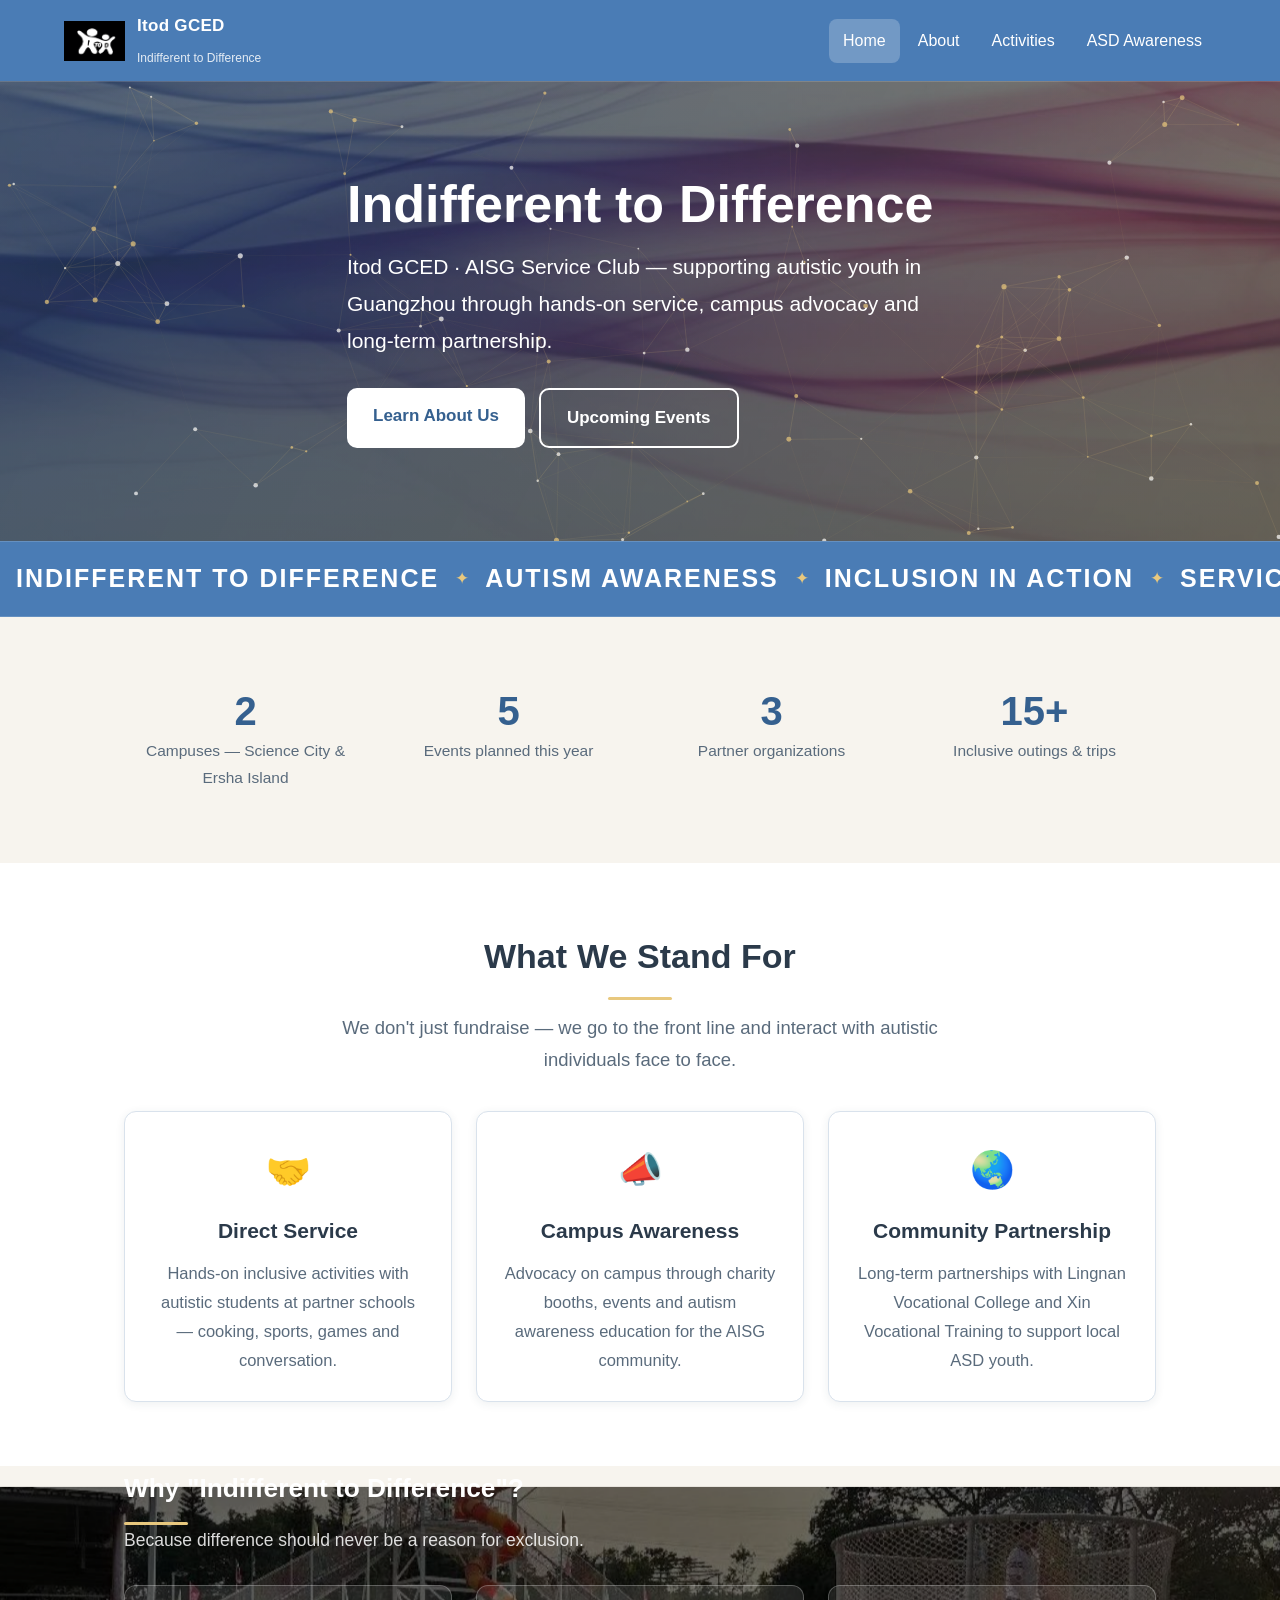
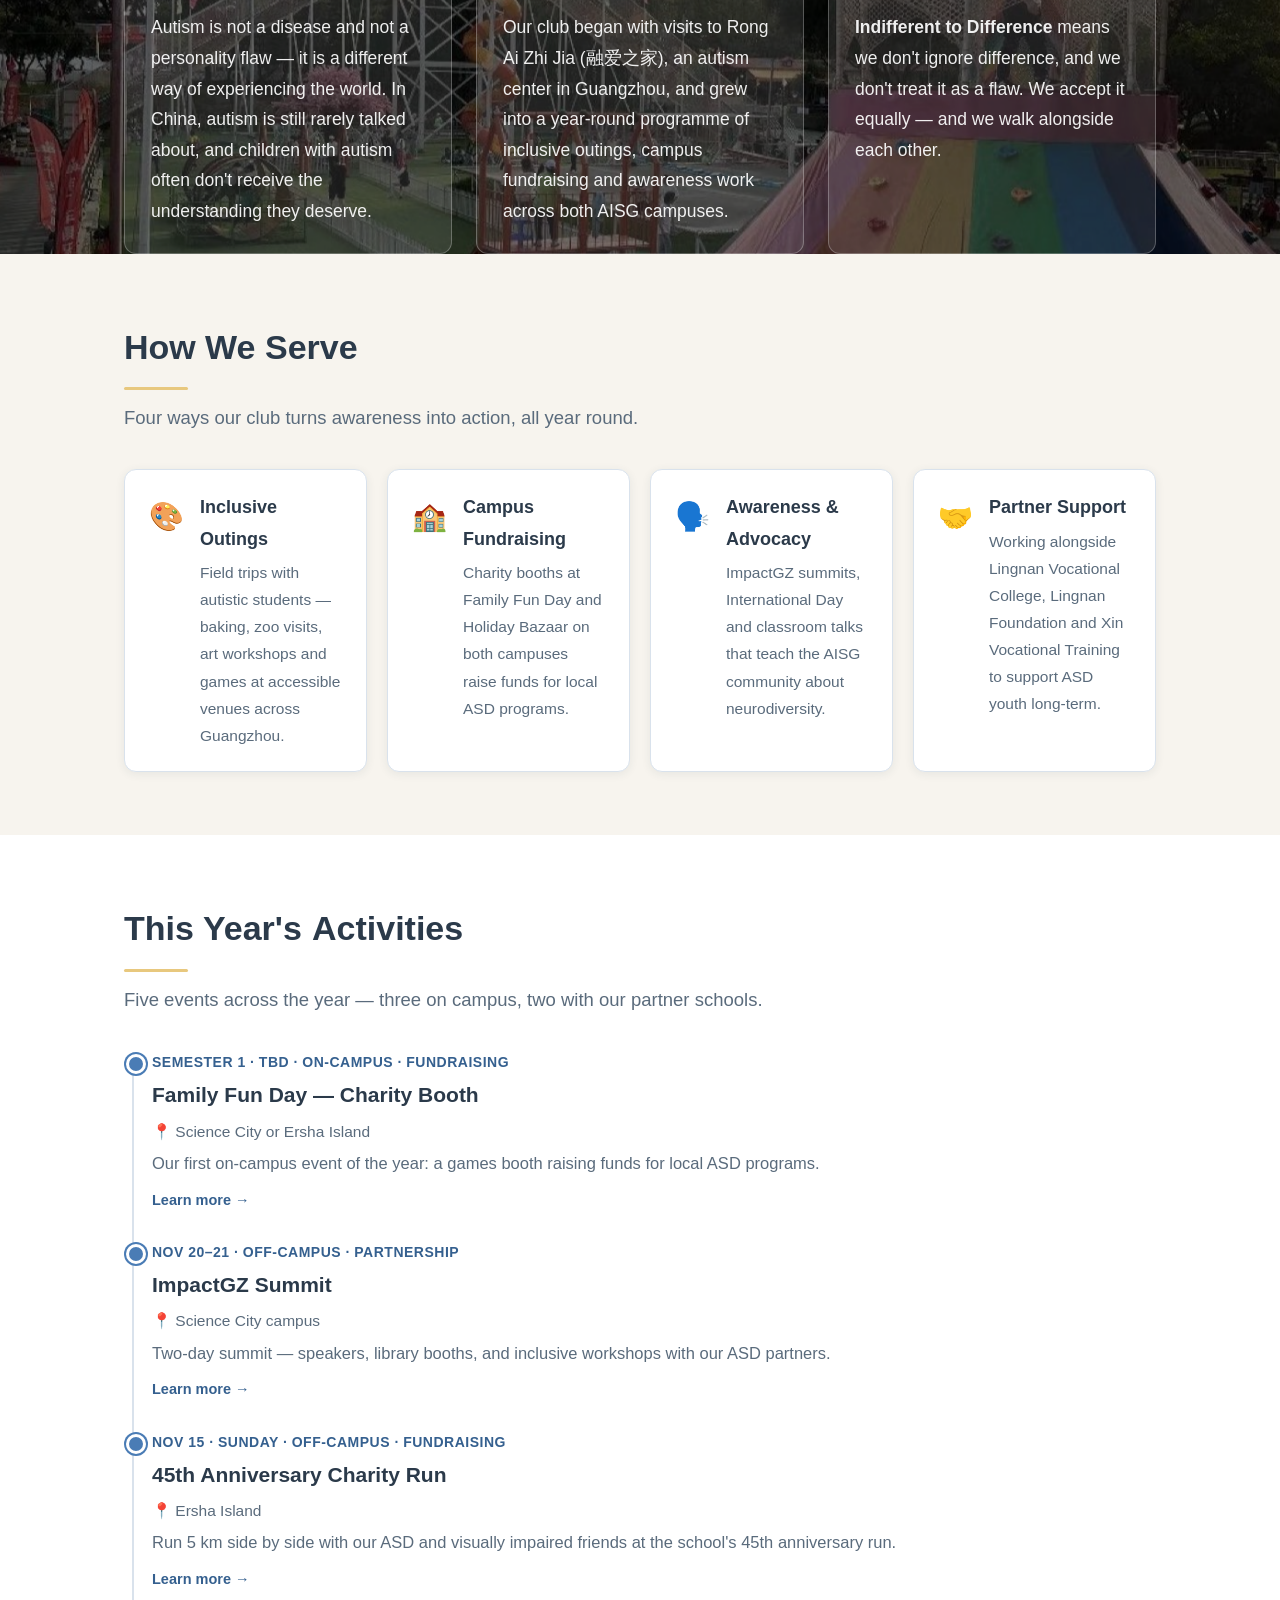
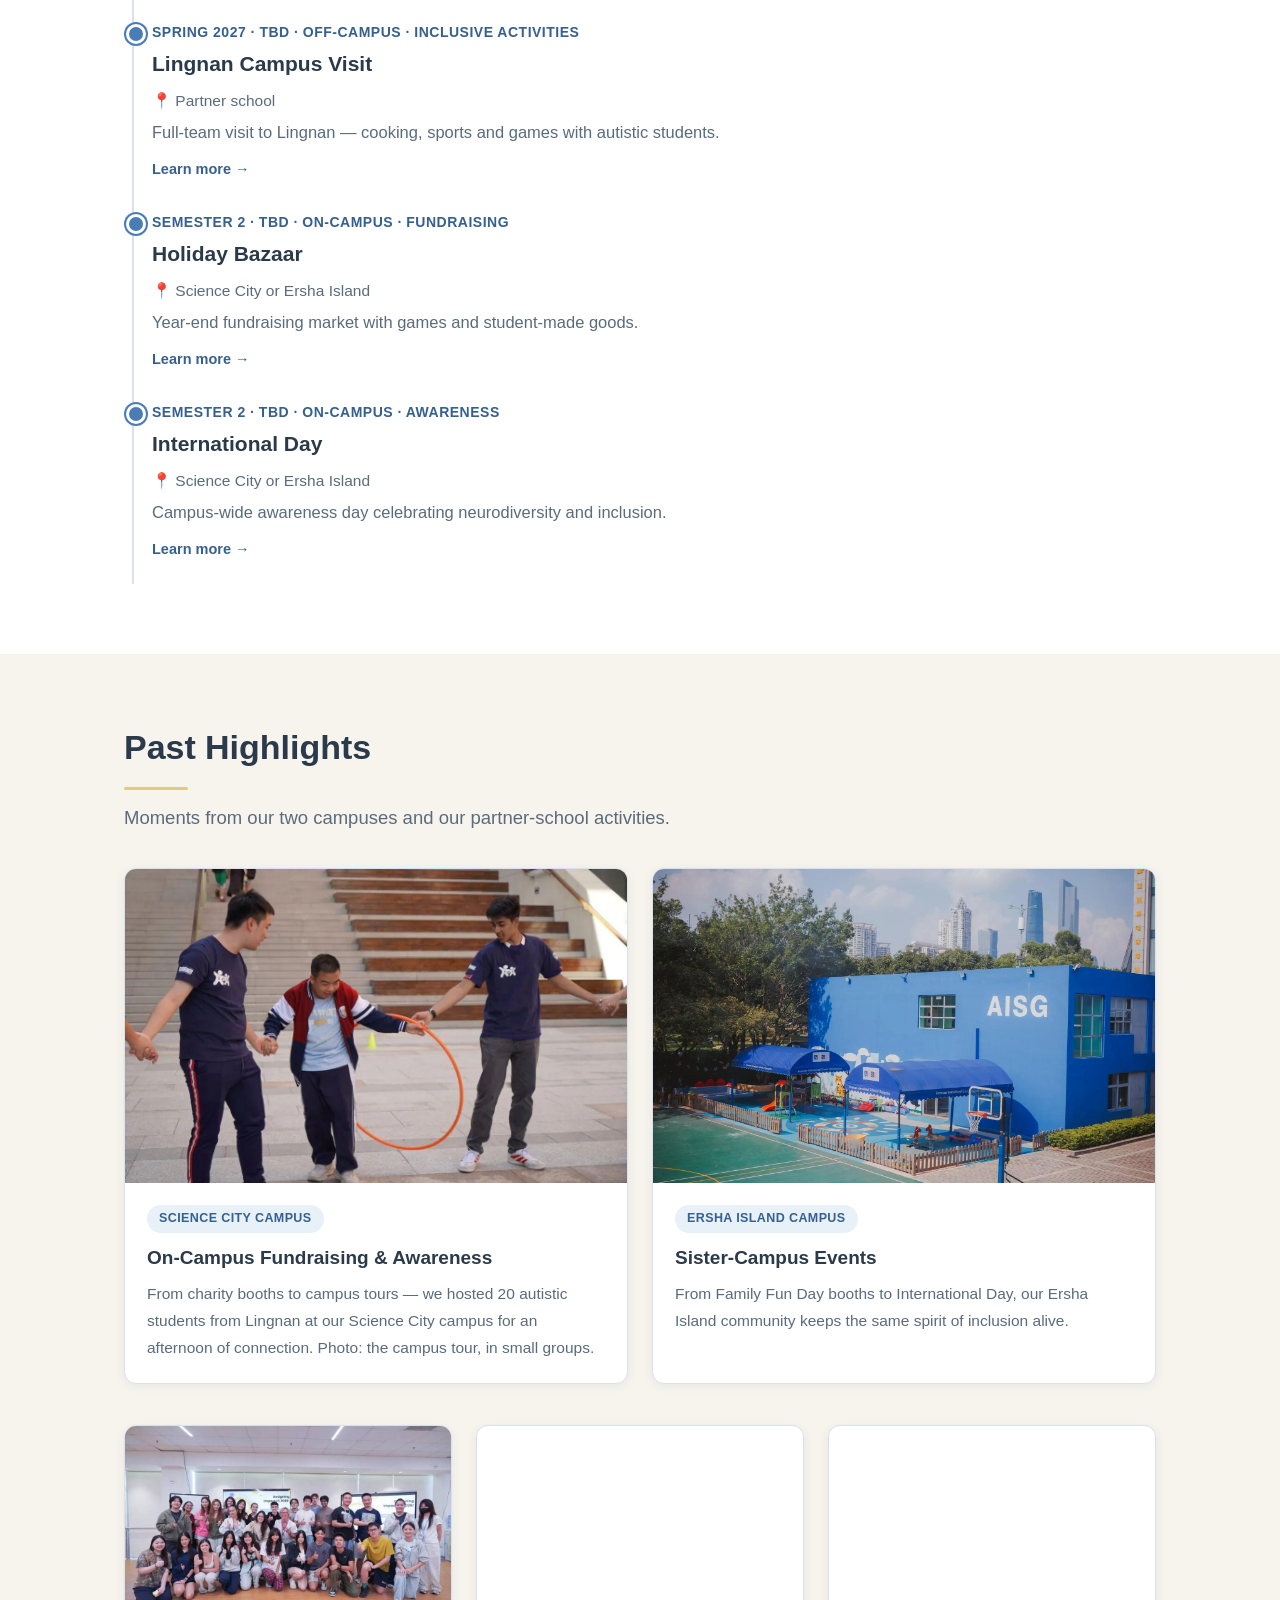
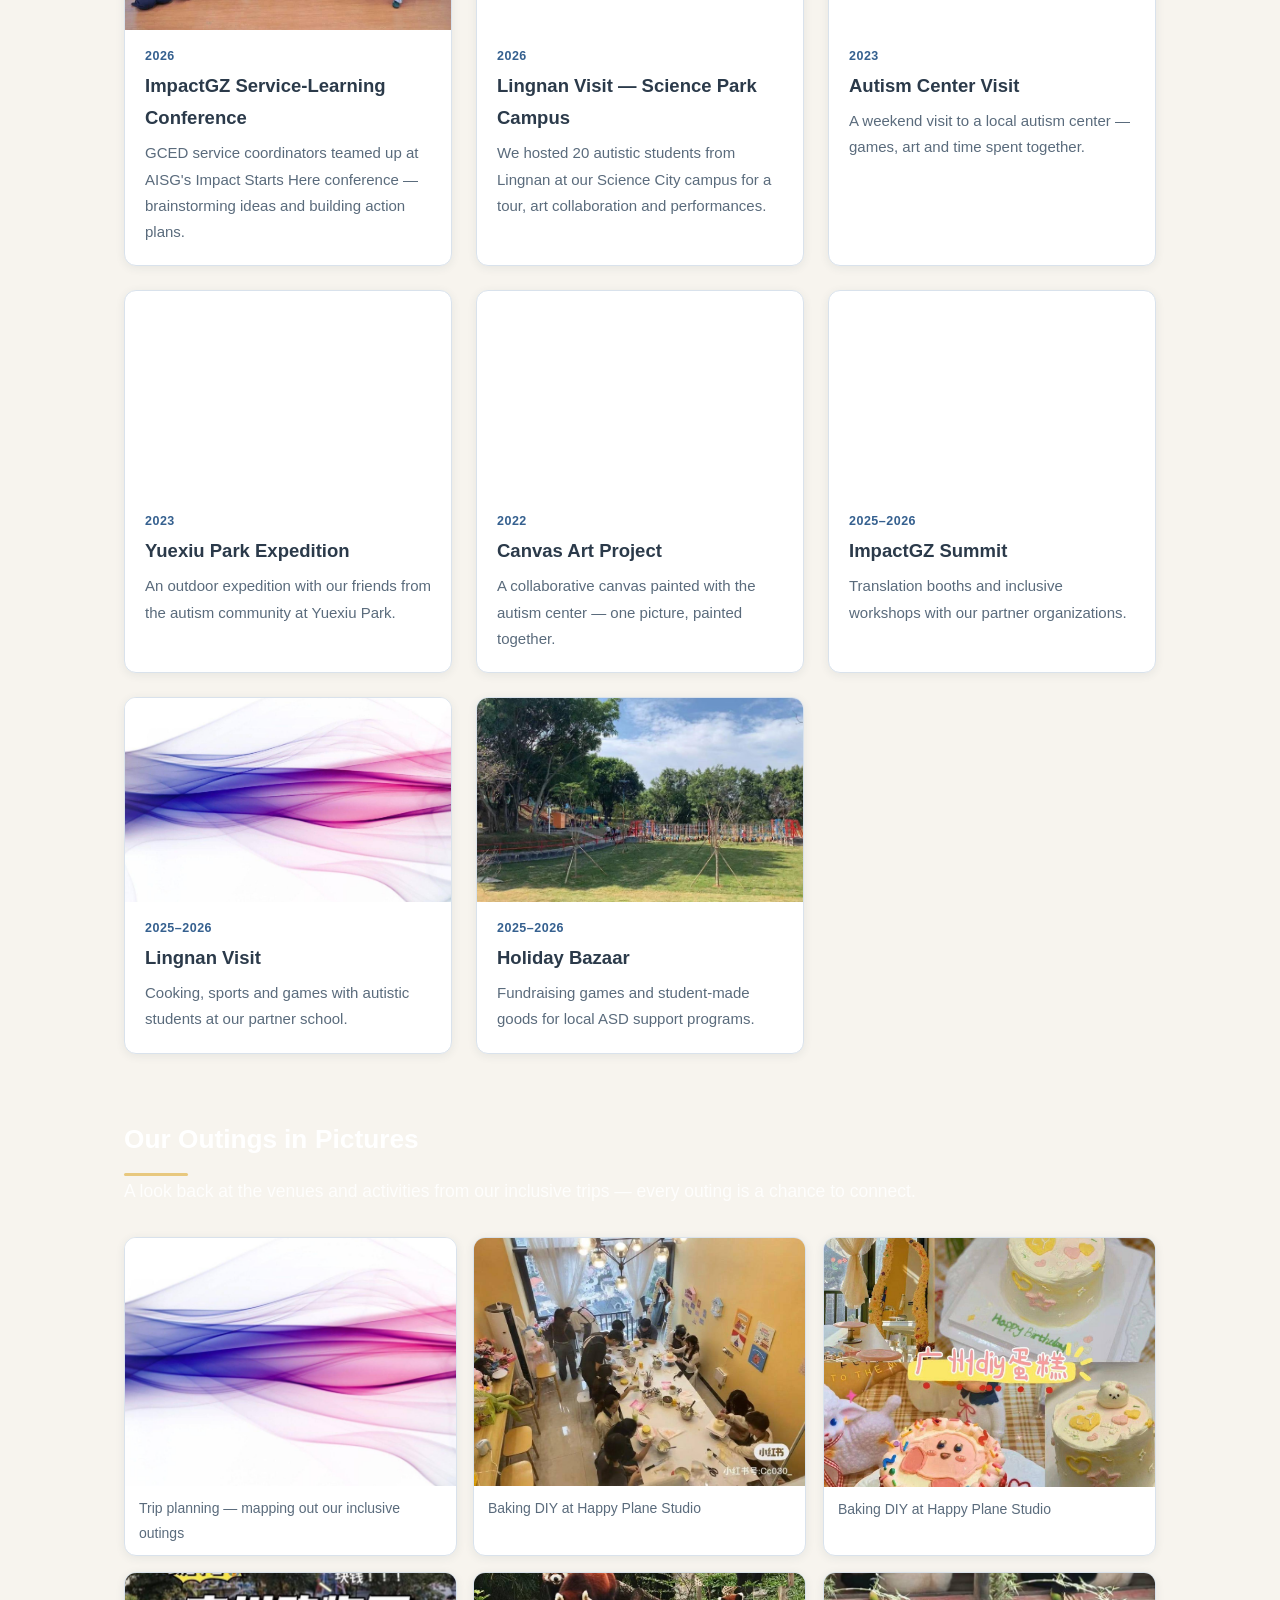
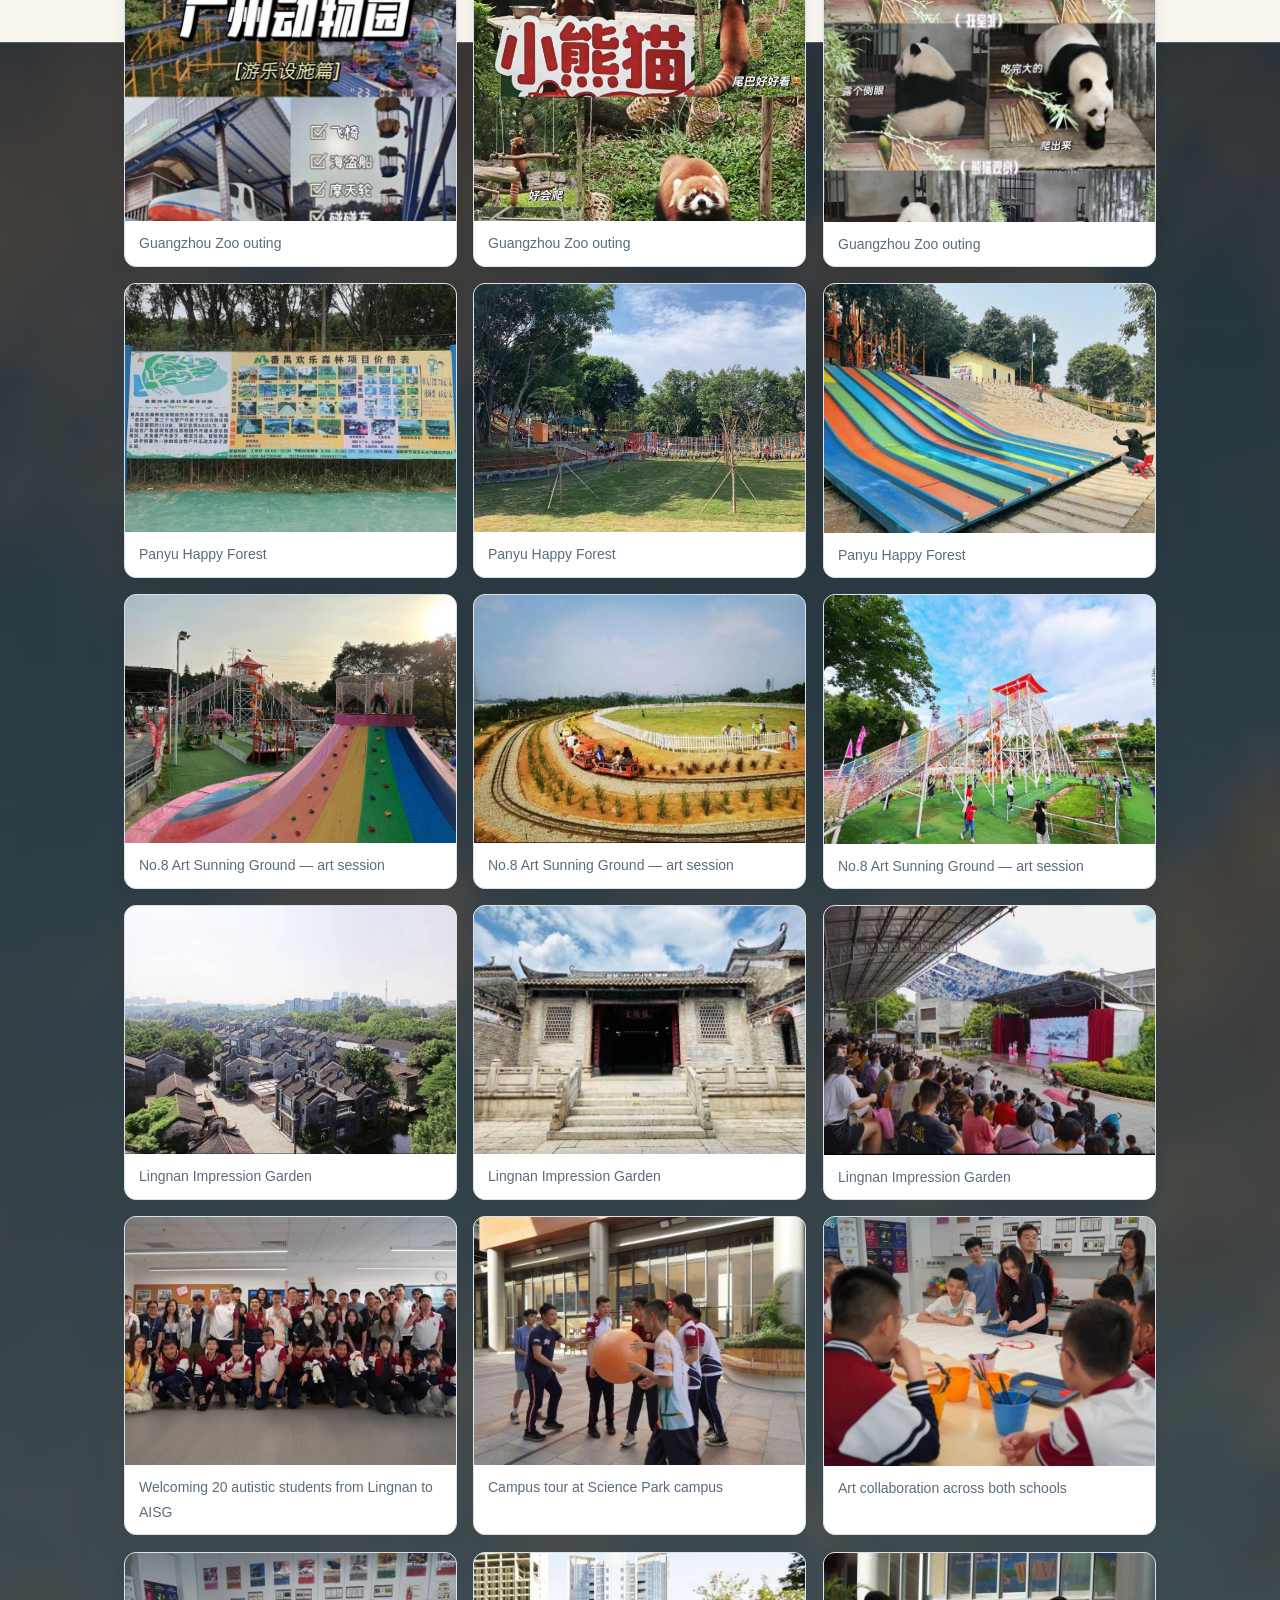
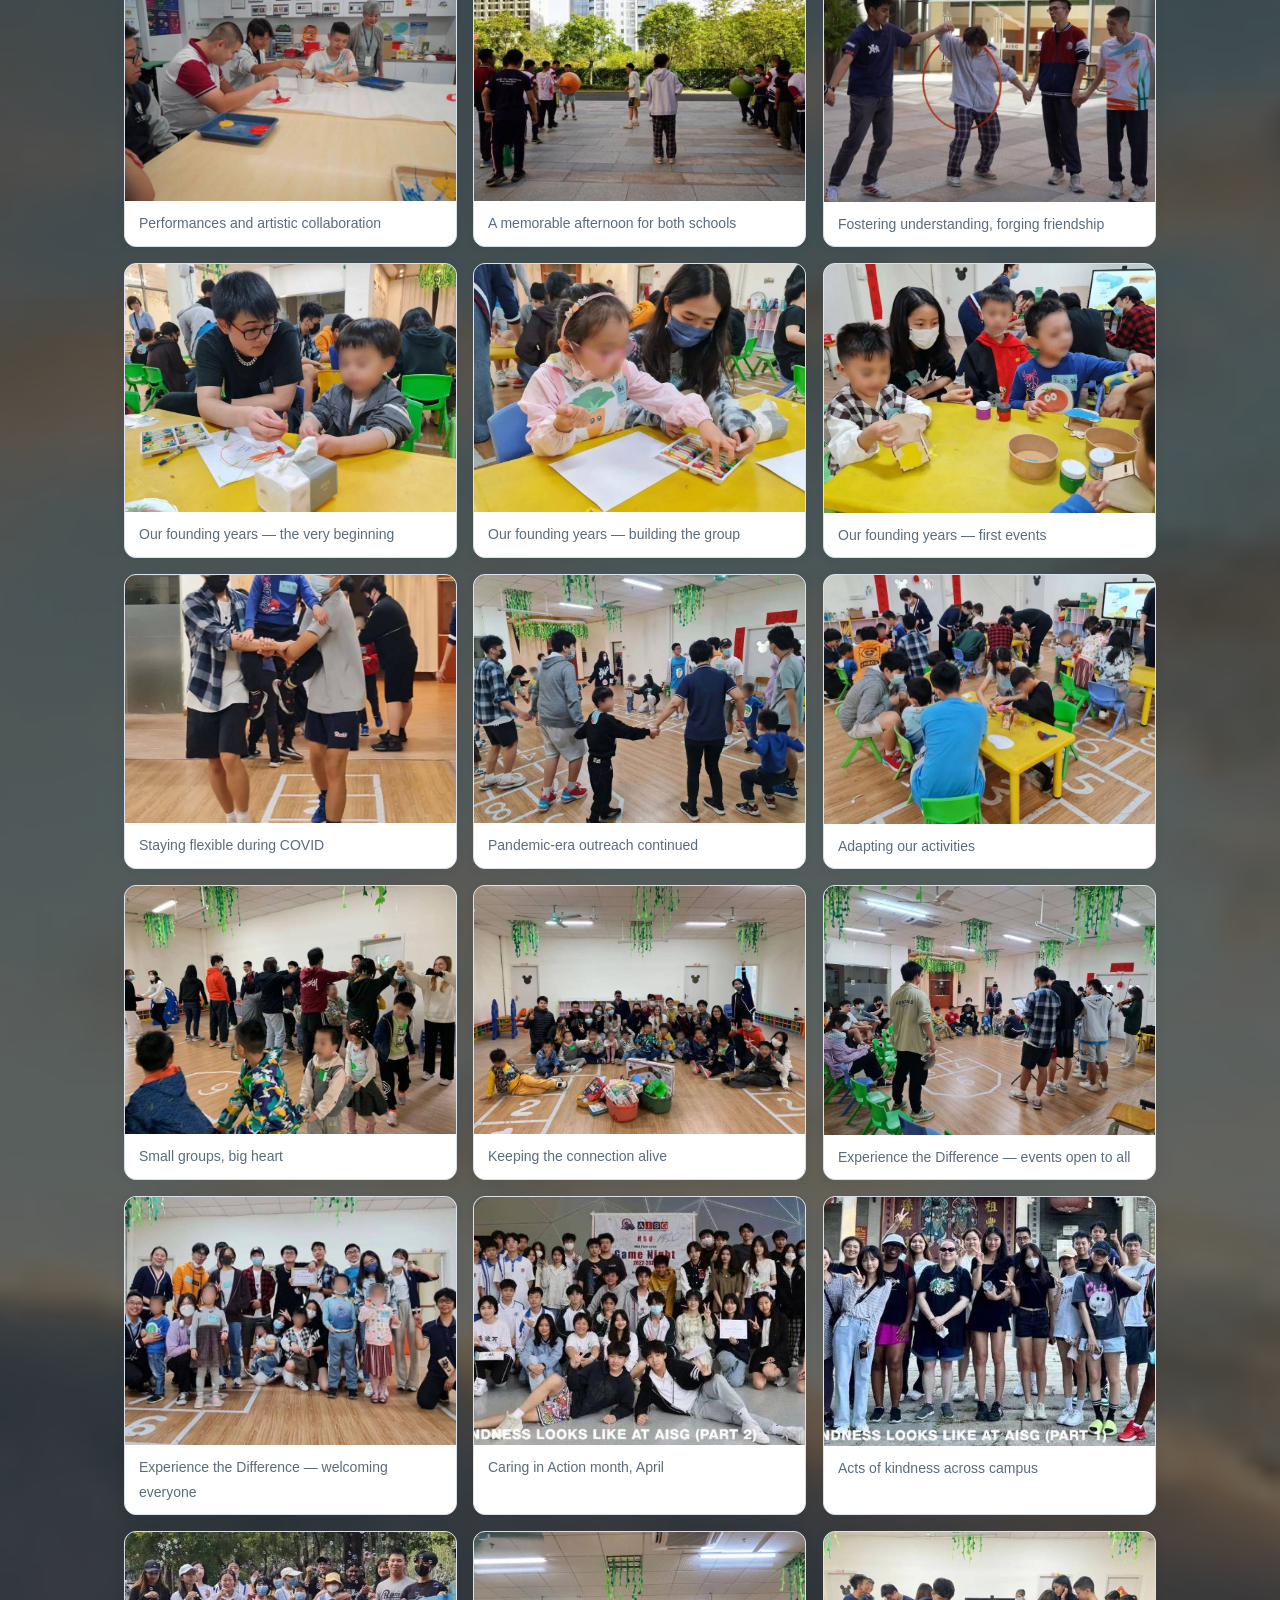
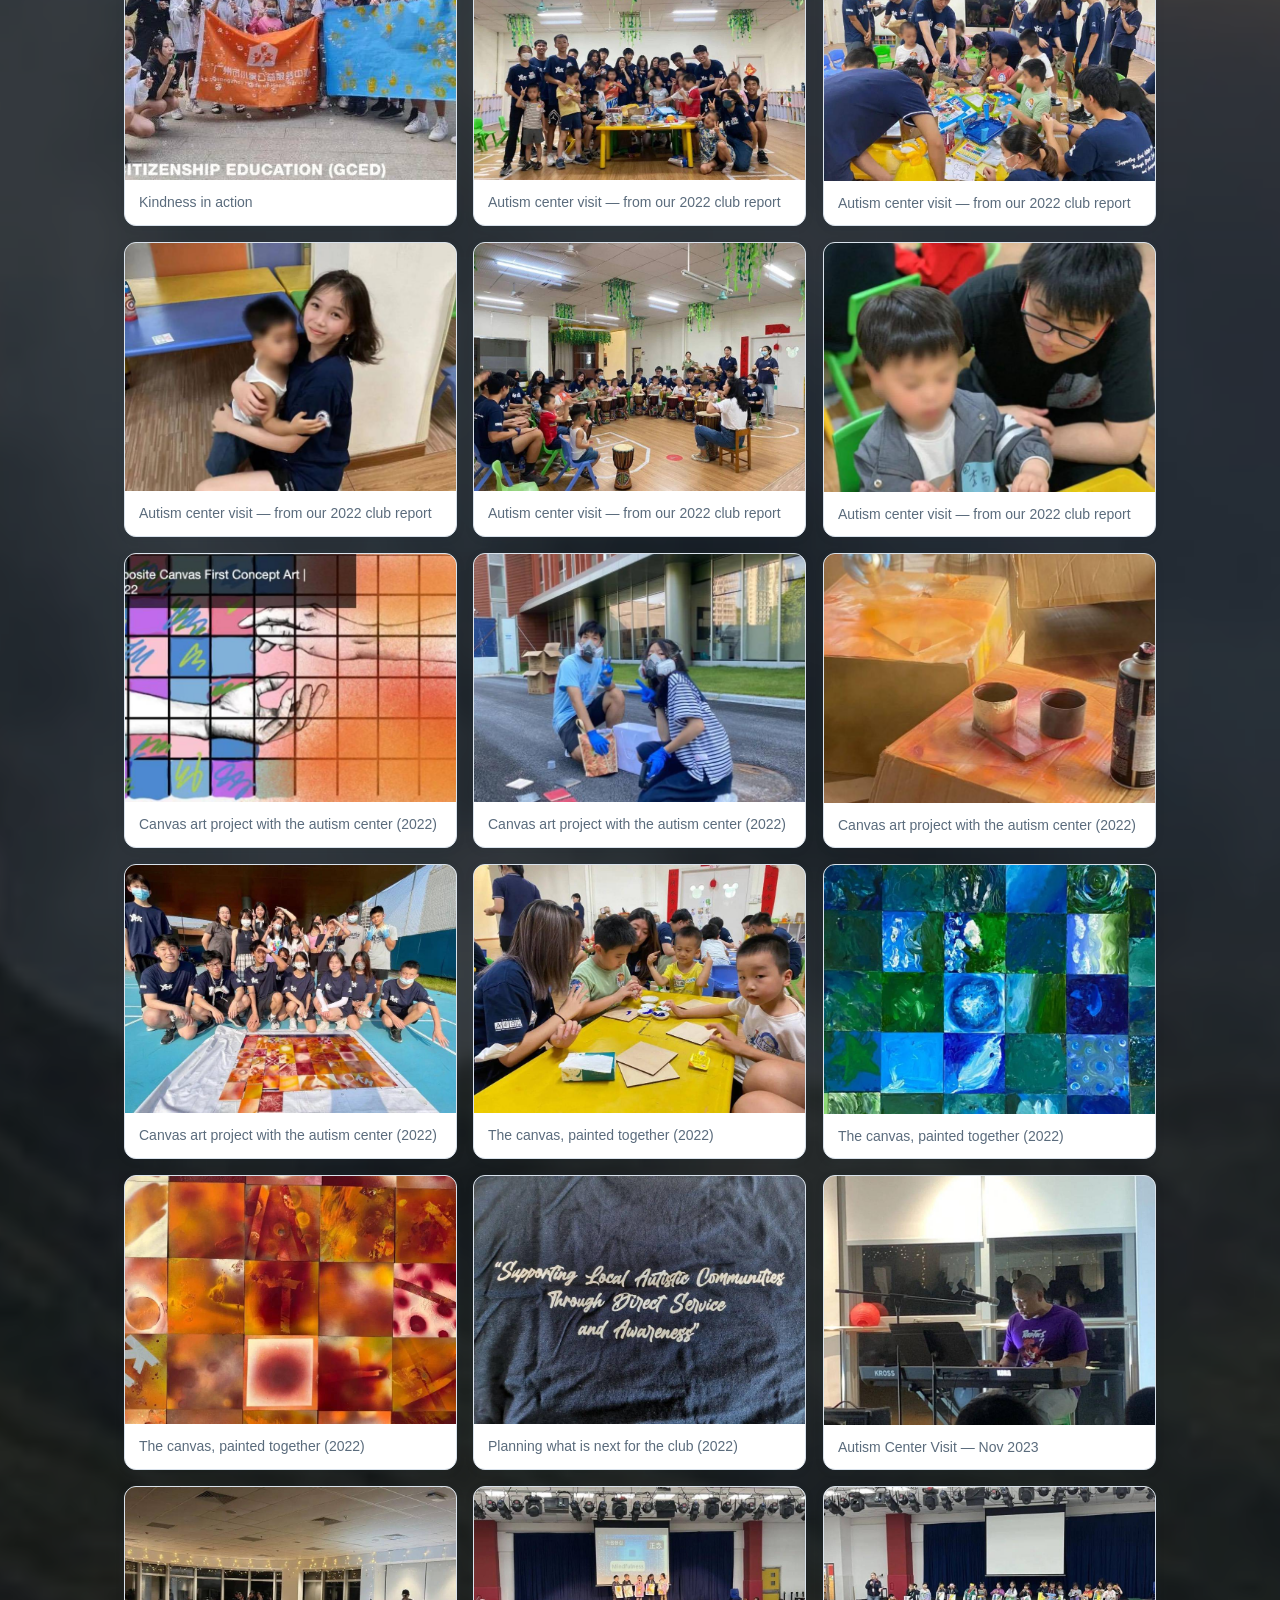
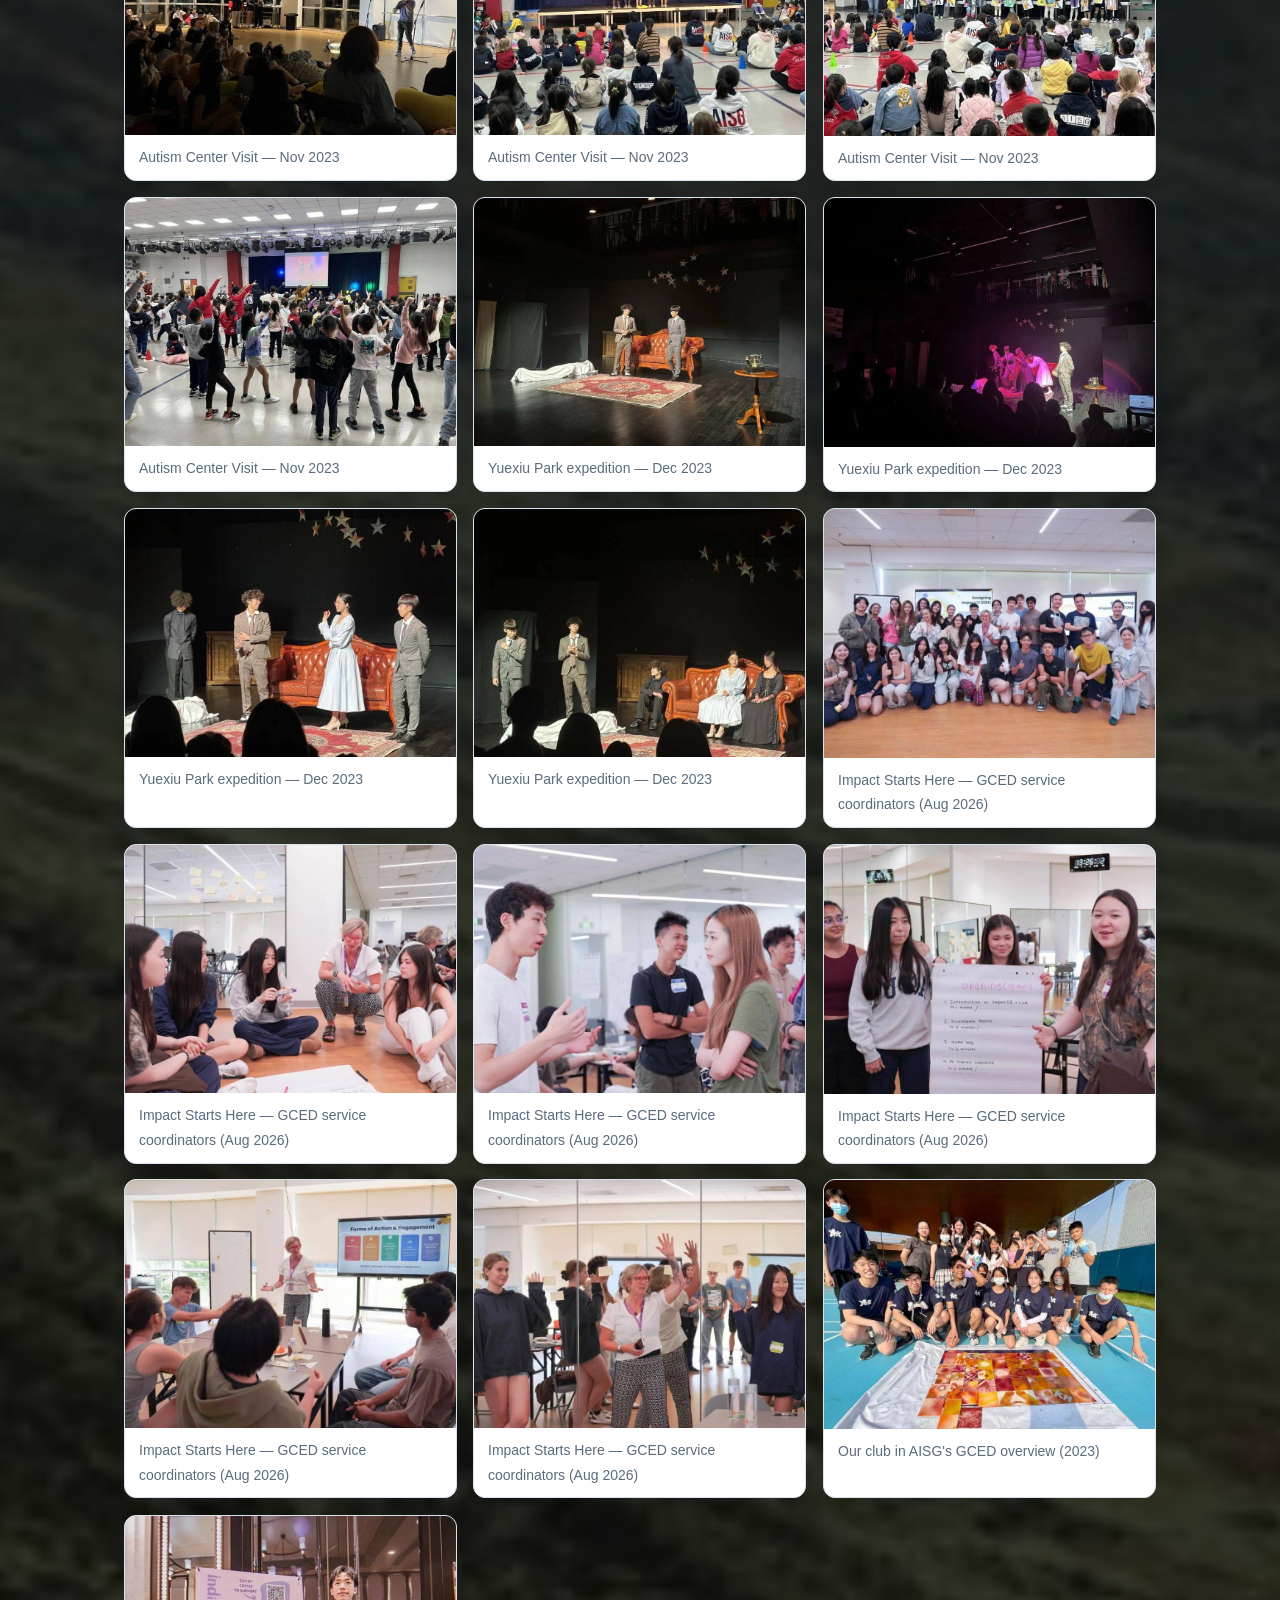
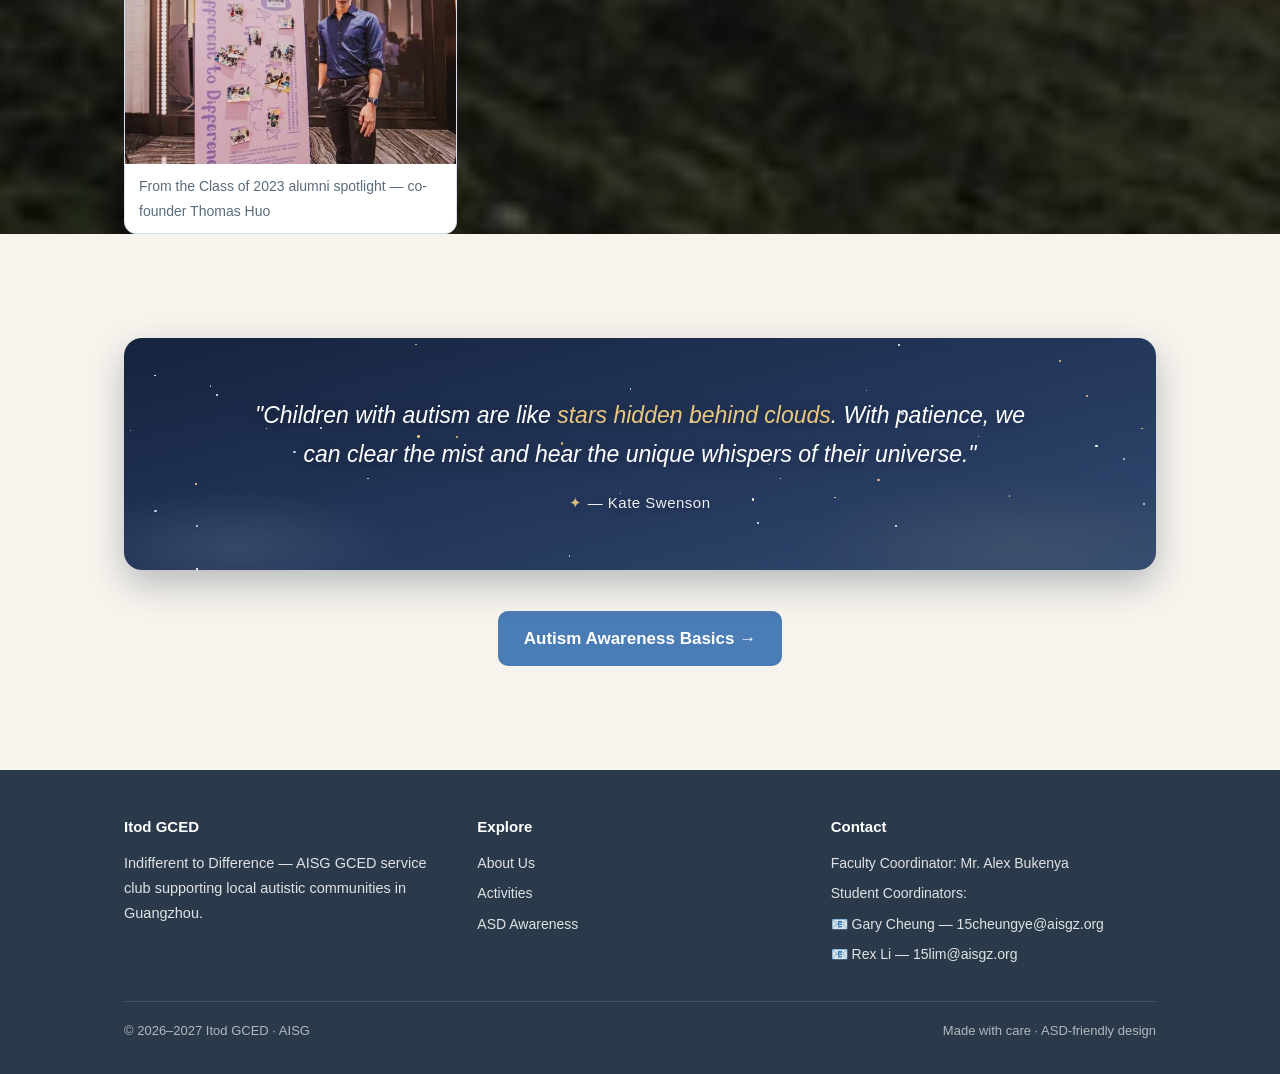
<file: index.html>
<!DOCTYPE html>
<html lang="en">
<head>
  <meta charset="UTF-8">
  <meta name="viewport" content="width=device-width, initial-scale=1.0">
  <title>Itod GCED | Indifferent to Difference — AISG</title>
  <meta name="description" content="Itod GCED is an AISG service club supporting local autistic communities in Guangzhou through hands-on service and campus awareness.">
  <link rel="icon" type="image/png" href="img/logo_blue.png">
  <link rel="stylesheet" href="css/style.css">
</head>
  <div class="scroll-progress" aria-hidden="true"></div>
<body>

  <header class="site-header">
    <div class="header-inner">
      <a class="brand" href="index.html">
        <img class="brand-logo" src="img/logo_white.png" alt="Itod GCED logo">
        <span>
          <span class="brand-name">Itod GCED</span><br>
          <span class="brand-sub">Indifferent to Difference</span>
        </span>
      </a>
      <button class="nav-toggle" aria-label="Toggle menu" aria-expanded="false">☰</button>
      <nav class="main-nav" aria-label="Main navigation">
        <ul>
          <li><a href="index.html">Home</a></li>
          <li><a href="about.html">About</a></li>
          <li><a href="activities.html">Activities</a></li>
          <li><a href="awareness.html">ASD Awareness</a></li>
        </ul>
      </nav>
    </div>
  </header>

  <main>
    <section class="hero">
      <div class="hero-bg parallax" data-rate="-0.35" style="background-image:url('img/image1.jpg');"></div>
      <div class="hero-aurora" aria-hidden="true"></div>
      <canvas id="particle-canvas" aria-hidden="true"></canvas>
      <div class="container">
        <div class="hero-content">
          <h1 class="hero-title words-reveal">Indifferent to Difference</h1>
          <p class="lead reveal" style="transition-delay:.25s">Itod GCED · AISG Service Club — supporting autistic youth in Guangzhou through hands-on service, campus advocacy and long-term partnership.</p>
          <div class="hero-actions reveal" style="transition-delay:.45s">
            <a class="btn btn-light" href="about.html">Learn About Us</a>
            <a class="btn btn-outline" href="activities.html">Upcoming Events</a>
          </div>
        </div>
      </div>
    </section>

    <div class="marquee" aria-hidden="true">
      <div class="marquee-track" id="marquee-track"></div>
    </div>

    <section class="section">
      <div class="container">
        <div class="stats-grid stagger reveal">
          <div class="stat"><div class="stat-num" data-count="2">2</div><div class="stat-label">Campuses — Science City &amp; Ersha Island</div></div>
          <div class="stat"><div class="stat-num" data-count="5">5</div><div class="stat-label">Events planned this year</div></div>
          <div class="stat"><div class="stat-num" data-count="3">3</div><div class="stat-label">Partner organizations</div></div>
          <div class="stat"><div class="stat-num" data-count="15" data-suffix="+">15+</div><div class="stat-label">Inclusive outings &amp; trips</div></div>
        </div>
      </div>
    </section>

    <section class="section section-alt">
      <div class="container">
        <div class="section-head text-center">
          <h2 class="words-reveal">What We Stand For</h2>
          <p class="section-intro reveal" style="margin-left:auto;margin-right:auto;">We don't just fundraise — we go to the front line and interact with autistic individuals face to face.</p>
        </div>
        <div class="card-grid">
          <div class="card pillar">
            <div class="card-icon">🤝</div>
            <h3>Direct Service</h3>
            <p>Hands-on inclusive activities with autistic students at partner schools — cooking, sports, games and conversation.</p>
          </div>
          <div class="card pillar">
            <div class="card-icon">📣</div>
            <h3>Campus Awareness</h3>
            <p>Advocacy on campus through charity booths, events and autism awareness education for the AISG community.</p>
          </div>
          <div class="card pillar">
            <div class="card-icon">🌏</div>
            <h3>Community Partnership</h3>
            <p>Long-term partnerships with Lingnan Vocational College and Xin Vocational Training to support local ASD youth.</p>
          </div>
        </div>
      </div>
    </section>

    <section class="photo-section">
      <div class="photo-bg parallax" data-rate="-0.15" style="background-image:url('img/image10.jpg');"></div>
      <div class="container">
        <div class="section-head">
          <h2 class="words-reveal">Why "Indifferent to Difference"?</h2>
          <p class="section-intro reveal">Because difference should never be a reason for exclusion.</p>
        </div>
        <div class="card-grid" style="grid-template-columns:repeat(auto-fit,minmax(300px,1fr));">
          <div style="background:rgba(255,255,255,0.10);border:1px solid rgba(255,255,255,0.25);border-radius:12px;padding:26px;">
            <p>Autism is not a disease and not a personality flaw — it is a different way of experiencing the world. In China, autism is still rarely talked about, and children with autism often don't receive the understanding they deserve.</p>
          </div>
          <div style="background:rgba(255,255,255,0.10);border:1px solid rgba(255,255,255,0.25);border-radius:12px;padding:26px;">
            <p>Our club began with visits to Rong Ai Zhi Jia (融爱之家), an autism center in Guangzhou, and grew into a year-round programme of inclusive outings, campus fundraising and awareness work across both AISG campuses.</p>
          </div>
          <div style="background:rgba(255,255,255,0.10);border:1px solid rgba(255,255,255,0.25);border-radius:12px;padding:26px;">
            <p><strong>Indifferent to Difference</strong> means we don't ignore difference, and we don't treat it as a flaw. We accept it equally — and we walk alongside each other.</p>
          </div>
        </div>
      </div>
    </section>

    <section class="section">
      <div class="container">
        <div class="section-head">
          <h2 class="words-reveal">How We Serve</h2>
          <p class="section-intro reveal">Four ways our club turns awareness into action, all year round.</p>
        </div>
        <div class="how-grid stagger reveal">
          <div class="how-item">
            <div class="how-icon">🎨</div>
            <div>
              <h3>Inclusive Outings</h3>
              <p>Field trips with autistic students — baking, zoo visits, art workshops and games at accessible venues across Guangzhou.</p>
            </div>
          </div>
          <div class="how-item">
            <div class="how-icon">🏫</div>
            <div>
              <h3>Campus Fundraising</h3>
              <p>Charity booths at Family Fun Day and Holiday Bazaar on both campuses raise funds for local ASD programs.</p>
            </div>
          </div>
          <div class="how-item">
            <div class="how-icon">🗣️</div>
            <div>
              <h3>Awareness &amp; Advocacy</h3>
              <p>ImpactGZ summits, International Day and classroom talks that teach the AISG community about neurodiversity.</p>
            </div>
          </div>
          <div class="how-item">
            <div class="how-icon">🤝</div>
            <div>
              <h3>Partner Support</h3>
              <p>Working alongside Lingnan Vocational College, Lingnan Foundation and Xin Vocational Training to support ASD youth long-term.</p>
            </div>
          </div>
        </div>
      </div>
    </section>

    <section class="section section-alt">
      <div class="container">
        <div class="section-head">
          <h2 class="words-reveal">This Year's Activities</h2>
          <p class="section-intro reveal">Five events across the year — three on campus, two with our partner schools.</p>
        </div>
        <ol class="timeline" id="event-timeline">
          <!-- rendered from data/events.json -->
        </ol>
      </div>
    </section>

    <section class="section">
      <div class="container">
        <div class="section-head">
          <h2 class="words-reveal">Past Highlights</h2>
          <p class="section-intro reveal">Moments from our two campuses and our partner-school activities.</p>
        </div>
        <div class="campus-grid stagger reveal">
          <div class="campus-card">
            <img class="campus-photo" src="img/wx_03.jpg" alt="Science City campus — Lingnan friends on a campus tour" loading="lazy" decoding="async">
            <div class="campus-body">
              <span class="campus-tag">Science City Campus</span>
              <div class="campus-name">On-Campus Fundraising &amp; Awareness</div>
              <p class="campus-desc">From charity booths to campus tours — we hosted 20 autistic students from Lingnan at our Science City campus for an afternoon of connection. Photo: the campus tour, in small groups.</p>
            </div>
          </div>
          <div class="campus-card">
            <img class="campus-photo" src="img/ersha/o09_46101bf3.jpg" alt="Ersha Island campus — AISG entrance" loading="lazy" decoding="async">
            <div class="campus-body">
              <span class="campus-tag">Ersha Island Campus</span>
              <div class="campus-name">Sister-Campus Events</div>
              <p class="campus-desc">From Family Fun Day booths to International Day, our Ersha Island community keeps the same spirit of inclusion alive.</p>
            </div>
          </div>
        </div>

        <div class="mt-3">
          <div class="past-grid stagger reveal" id="past-events">
            <!-- rendered from data/events.json -->
          </div>
        </div>
      </div>
    </section>

    <section class="photo-section">
      <div class="photo-bg parallax" data-rate="-0.15" style="background-image:url('img/bg-outings.jpg');"></div>
      <div class="container">
        <div class="section-head">
          <h2 class="words-reveal">Our Outings in Pictures</h2>
          <p class="section-intro reveal">A look back at the venues and activities from our inclusive trips — every outing is a chance to connect.</p>
        </div>
        <div class="gallery reveal" id="photo-gallery">
          <!-- rendered from js/main.js -->
        </div>
      </div>
    </section>

    <section class="section">
      <div class="container">
        <div class="quote-block reveal" id="quote-sky">
          <span class="qb-cloud qb-cloud-1" aria-hidden="true"></span>
          <span class="qb-cloud qb-cloud-2" aria-hidden="true"></span>
          <div class="qb-inner">
            <p>"Children with autism are like <em>stars hidden behind clouds</em>. With patience, we can clear the mist and hear the unique whispers of their universe."</p>
            <cite>— Kate Swenson</cite>
          </div>
        </div>
        <div class="text-center">
          <a class="btn btn-blue" href="awareness.html">Autism Awareness Basics →</a>
        </div>
      </div>
    </section>
  </main>

  <footer class="site-footer">
    <div class="container">
      <div class="footer-grid">
        <div>
          <h4>Itod GCED</h4>
          <p style="font-size:14.5px;">Indifferent to Difference — AISG GCED service club supporting local autistic communities in Guangzhou.</p>
        </div>
        <div>
          <h4>Explore</h4>
          <ul>
            <li><a href="about.html">About Us</a></li>
            <li><a href="activities.html">Activities</a></li>
            <li><a href="awareness.html">ASD Awareness</a></li>
          </ul>
        </div>
        <div>
          <h4>Contact</h4>
          <ul class="contact-list">
            <li>Faculty Coordinator: Mr. Alex Bukenya</li>
            <li>Student Coordinators:</li>
            <li>📧 <a href="mailto:15cheungye@aisgz.org">Gary Cheung — 15cheungye@aisgz.org</a></li>
            <li>📧 <a href="mailto:15lim@aisgz.org">Rex Li — 15lim@aisgz.org</a></li>
          </ul>
        </div>
      </div>
      <div class="footer-bottom">
        <span>© 2026–2027 Itod GCED · AISG</span>
        <span>Made with care · ASD-friendly design</span>
      </div>
    </div>
  </footer>

  <script src="js/main.js"></script>
  <script>
    fetch('data/events.json')
      .then(function (r) { return r.json(); })
      .then(function (data) {
        var list = document.getElementById('event-timeline');
        if (list) {
          data.events.forEach(function (ev) {
            var li = document.createElement('li');
            li.innerHTML =
              '<a class="event-link" href="activity.html?id=' + encodeURIComponent(ev.id) + '">' +
                '<div class="event-date">' + ev.date + ' · ' + ev.type + '</div>' +
                '<div class="event-name">' + ev.name + '</div>' +
                '<div class="event-meta">📍 ' + ev.campus + '</div>' +
                '<div class="event-desc">' + ev.desc + '</div>' +
                '<span class="learn-more">Learn more →</span>' +
              '</a>';
            list.appendChild(li);
          });
        }
        var past = document.getElementById('past-events');
        if (past) {
          data.pastEvents.forEach(function (ev) {
            var card = document.createElement('div');
            card.className = 'past-card';
            card.innerHTML =
              '<img src="' + ev.photo + '" alt="' + ev.name + '" loading="lazy" decoding="async">' +
              '<div class="past-body">' +
                '<div class="past-year">' + ev.year + '</div>' +
                '<div class="past-name">' + ev.name + '</div>' +
                '<div class="past-desc">' + ev.desc + '</div>' +
              '</div>';
            past.appendChild(card);
          });
        }
      })
      .catch(function () {
        var list = document.getElementById('event-timeline');
        if (!list) return;
        var fallback = [
          ['family-fun-day', 'Family Fun Day — Charity Booth', 'Our first on-campus fundraising event of the year.'],
          ['impactgz-summit', 'ImpactGZ Service Learning Summit', 'Visit partner school for booths and workshops.'],
          ['lingnan-visit', 'Lingnan Campus Visit', 'Inclusive activities with autistic students.'],
          ['holiday-bazaar', 'Holiday Bazaar', 'Year-end fundraising market.'],
          ['international-day', 'International Day', 'Campus awareness day for neurodiversity.']
        ];
        fallback.forEach(function (ev) {
          var li = document.createElement('li');
          li.innerHTML = '<a class="event-link" href="activity.html?id=' + ev[0] + '"><div class="event-name">' + ev[1] + '</div><div class="event-desc">' + ev[2] + '</div><span class="learn-more">Learn more →</span></a>';
          list.appendChild(li);
        });
      });
  </script>
</body>
</html>
</file>
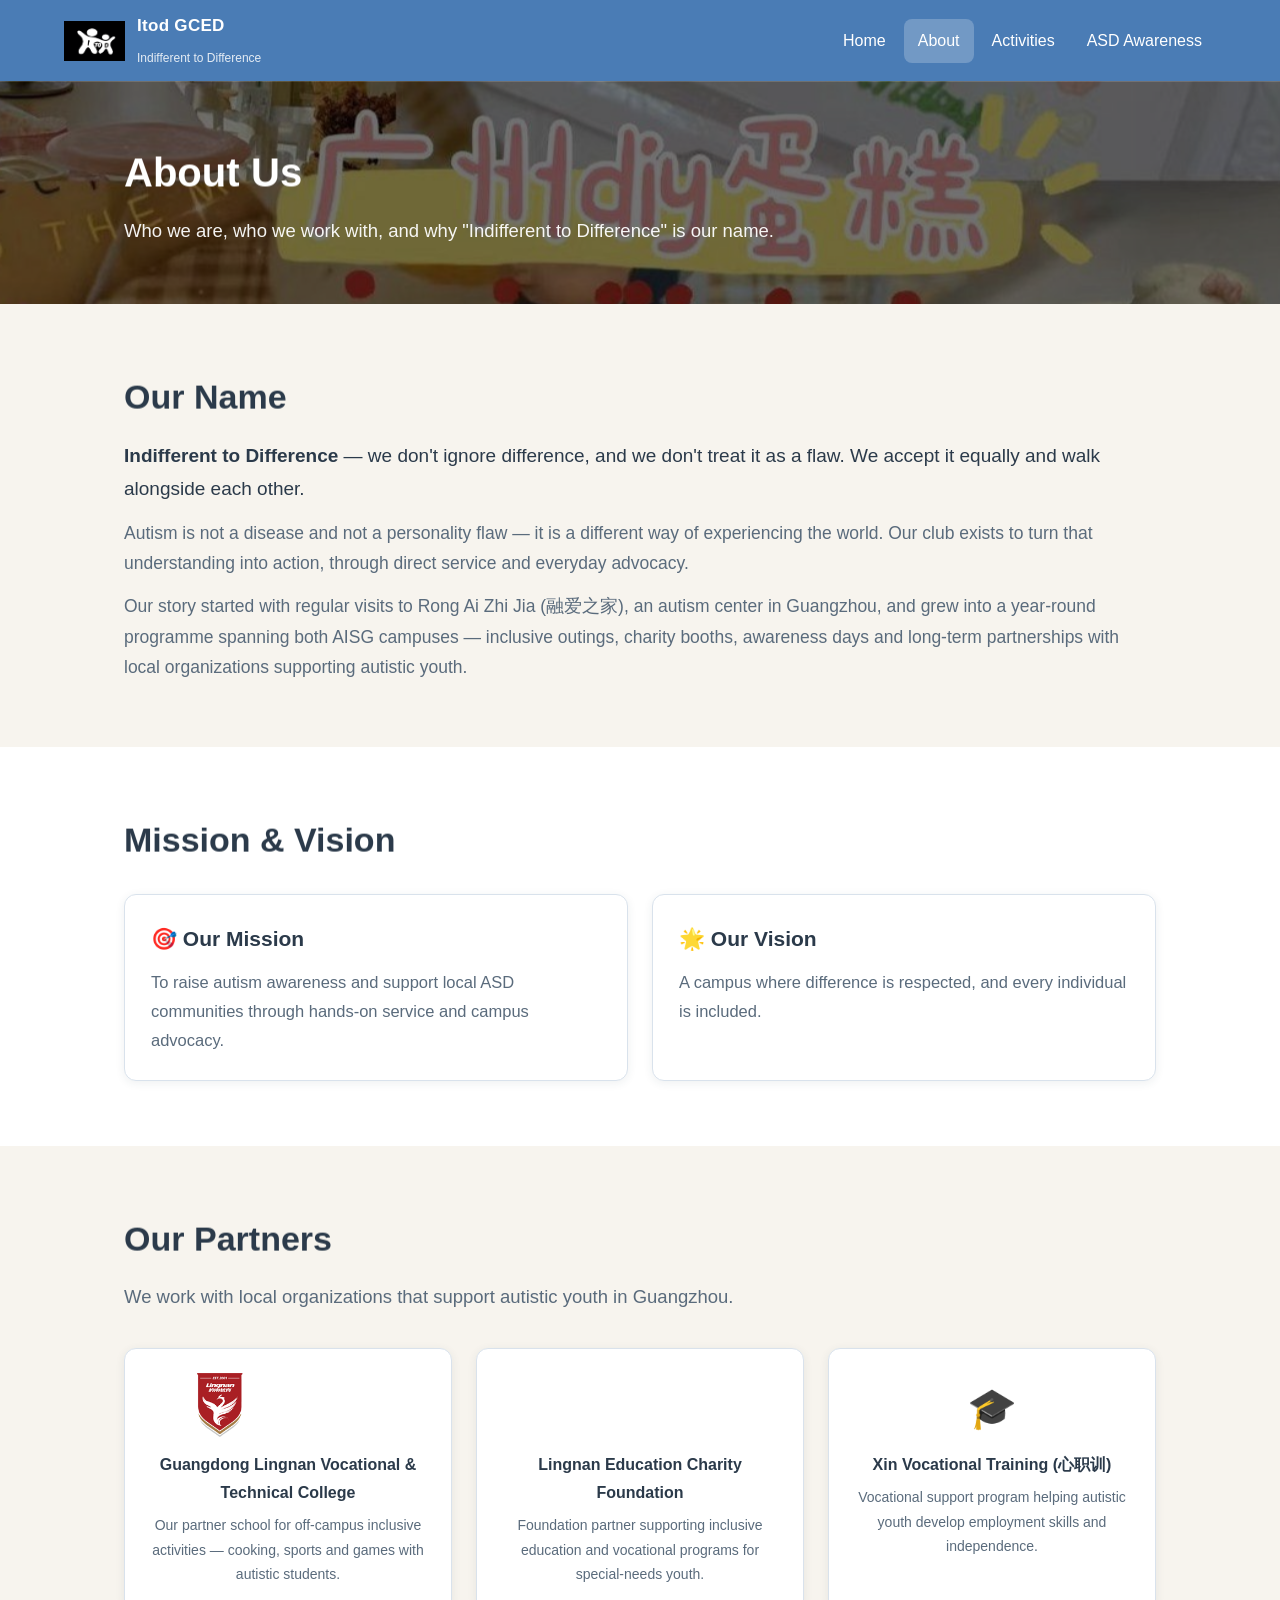
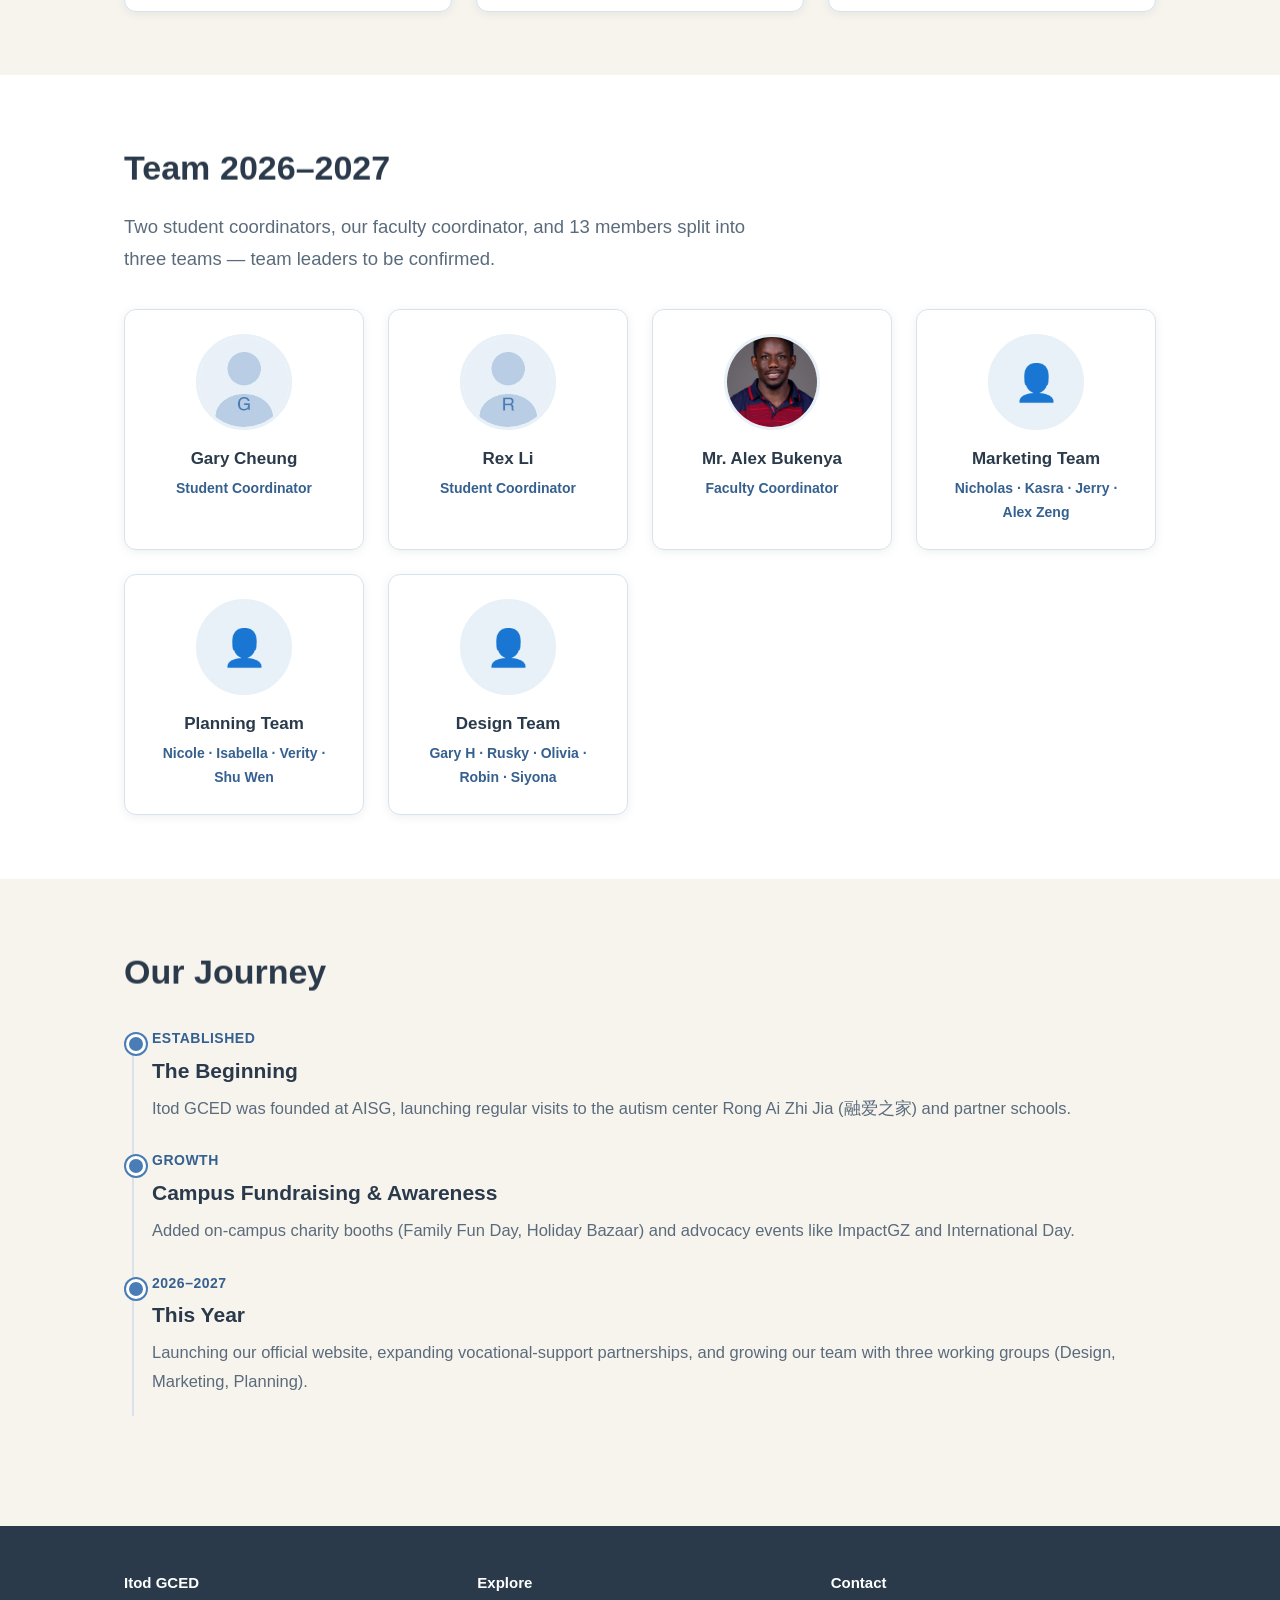
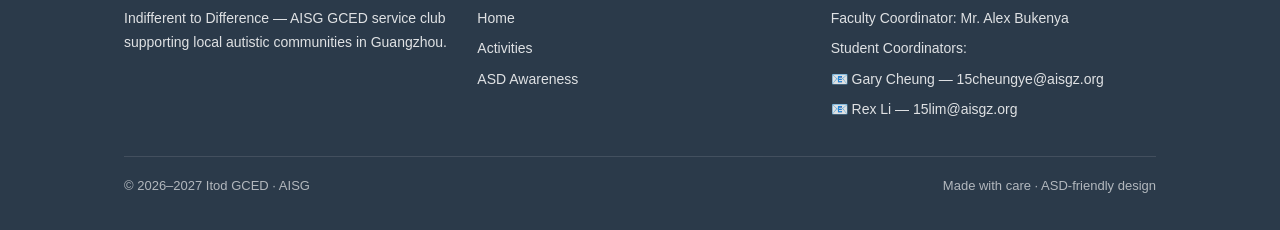
<file: about.html>
<!DOCTYPE html>
<html lang="en">
<head>
  <meta charset="UTF-8">
  <meta name="viewport" content="width=device-width, initial-scale=1.0">
  <title>About Us | Itod GCED — Indifferent to Difference</title>
  <meta name="description" content="Who we are: the mission, partners and team behind Itod GCED, an AISG service club supporting autistic communities in Guangzhou.">
  <link rel="icon" type="image/png" href="img/logo_blue.png">
  <link rel="stylesheet" href="css/style.css">
</head>
  <div class="scroll-progress" aria-hidden="true"></div>
<body>

  <header class="site-header">
    <div class="header-inner">
      <a class="brand" href="index.html">
        <img class="brand-logo" src="img/logo_white.png" alt="Itod GCED logo">
        <span>
          <span class="brand-name">Itod GCED</span><br>
          <span class="brand-sub">Indifferent to Difference</span>
        </span>
      </a>
      <button class="nav-toggle" aria-label="Toggle menu" aria-expanded="false">☰</button>
      <nav class="main-nav" aria-label="Main navigation">
        <ul>
          <li><a href="index.html">Home</a></li>
          <li><a href="about.html">About</a></li>
          <li><a href="activities.html">Activities</a></li>
          <li><a href="awareness.html">ASD Awareness</a></li>
        </ul>
      </nav>
    </div>
  </header>

  <main>
    <section class="page-hero">
      <div class="photo-bg parallax" data-rate="-0.15" style="background-image:url('img/image3.jpg');"></div>
      <div class="container">
        <h1 class="words-reveal">About Us</h1>
        <p>Who we are, who we work with, and why "Indifferent to Difference" is our name.</p>
      </div>
    </section>

    <section class="section">
      <div class="container">
        <h2 class="words-reveal">Our Name</h2>
        <p class="mt-1 reveal" style="font-size:19px;"><strong>Indifferent to Difference</strong> — we don't ignore difference, and we don't treat it as a flaw. We accept it equally and walk alongside each other.</p>
        <p class="mt-1" style="color:var(--ink-soft);">Autism is not a disease and not a personality flaw — it is a different way of experiencing the world. Our club exists to turn that understanding into action, through direct service and everyday advocacy.</p>
        <p class="mt-1" style="color:var(--ink-soft);">Our story started with regular visits to Rong Ai Zhi Jia (融爱之家), an autism center in Guangzhou, and grew into a year-round programme spanning both AISG campuses — inclusive outings, charity booths, awareness days and long-term partnerships with local organizations supporting autistic youth.</p>
      </div>
    </section>

    <section class="section section-alt">
      <div class="container">
        <h2 class="words-reveal">Mission &amp; Vision</h2>
        <div class="card-grid mt-2 stagger reveal">
          <div class="card">
            <h3>🎯 Our Mission</h3>
            <p>To raise autism awareness and support local ASD communities through hands-on service and campus advocacy.</p>
          </div>
          <div class="card">
            <h3>🌟 Our Vision</h3>
            <p>A campus where difference is respected, and every individual is included.</p>
          </div>
        </div>
      </div>
    </section>

    <section class="section">
      <div class="container">
        <h2 class="words-reveal">Our Partners</h2>
        <p class="section-intro reveal">We work with local organizations that support autistic youth in Guangzhou.</p>
        <div class="partner-grid stagger reveal">
          <div class="partner">
            <img src="img/lingnan_logo.png" alt="Guangdong Lingnan Vocational and Technical College logo">
            <div class="partner-name">Guangdong Lingnan Vocational &amp; Technical College</div>
            <div class="partner-desc">Our partner school for off-campus inclusive activities — cooking, sports and games with autistic students.</div>
          </div>
          <div class="partner">
            <img src="img/lingnan_foundation_logo.png" alt="Guangdong Lingnan Education Charity Foundation logo">
            <div class="partner-name">Lingnan Education Charity Foundation</div>
            <div class="partner-desc">Foundation partner supporting inclusive education and vocational programs for special-needs youth.</div>
          </div>
          <div class="partner">
            <div style="font-size:40px;margin-bottom:8px;">🎓</div>
            <div class="partner-name">Xin Vocational Training (心职训)</div>
            <div class="partner-desc">Vocational support program helping autistic youth develop employment skills and independence.</div>
          </div>
        </div>
      </div>
    </section>

    <section class="section section-alt">
      <div class="container">
        <h2 class="words-reveal">Team 2026–2027</h2>
        <p class="section-intro reveal">Two student coordinators, our faculty coordinator, and 13 members split into three teams — team leaders to be confirmed.</p>
        <div class="team-grid stagger reveal">
          <div class="team-card">
            <img class="team-avatar" src="img/placeholder_gary.jpg" alt="Gary Cheung">
            <div class="team-name">Gary Cheung</div>
            <div class="team-role">Student Coordinator</div>
          </div>
          <div class="team-card">
            <img class="team-avatar" src="img/placeholder_rex.jpg" alt="Rex Li">
            <div class="team-name">Rex Li</div>
            <div class="team-role">Student Coordinator</div>
          </div>
          <div class="team-card">
            <img class="team-avatar" src="img/alex_bukenya.jpg" alt="Mr. Alex Bukenya">
            <div class="team-name">Mr. Alex Bukenya</div>
            <div class="team-role">Faculty Coordinator</div>
          </div>
          <div class="team-card">
            <div class="team-avatar" style="display:flex;align-items:center;justify-content:center;font-size:36px;color:var(--blue);">👤</div>
            <div class="team-name">Marketing Team</div>
            <div class="team-role">Nicholas · Kasra · Jerry · Alex Zeng</div>
          </div>
          <div class="team-card">
            <div class="team-avatar" style="display:flex;align-items:center;justify-content:center;font-size:36px;color:var(--blue);">👤</div>
            <div class="team-name">Planning Team</div>
            <div class="team-role">Nicole · Isabella · Verity · Shu Wen</div>
          </div>
          <div class="team-card">
            <div class="team-avatar" style="display:flex;align-items:center;justify-content:center;font-size:36px;color:var(--blue);">👤</div>
            <div class="team-name">Design Team</div>
            <div class="team-role">Gary H · Rusky · Olivia · Robin · Siyona</div>
          </div>
        </div>
      </div>
    </section>

    <section class="section">
      <div class="container">
        <h2 class="words-reveal">Our Journey</h2>
        <ol class="timeline mt-2">
          <li>
            <div class="event-date">Established</div>
            <div class="event-name">The Beginning</div>
            <div class="event-desc">Itod GCED was founded at AISG, launching regular visits to the autism center Rong Ai Zhi Jia (融爱之家) and partner schools.</div>
          </li>
          <li>
            <div class="event-date">Growth</div>
            <div class="event-name">Campus Fundraising &amp; Awareness</div>
            <div class="event-desc">Added on-campus charity booths (Family Fun Day, Holiday Bazaar) and advocacy events like ImpactGZ and International Day.</div>
          </li>
          <li>
            <div class="event-date">2026–2027</div>
            <div class="event-name">This Year</div>
            <div class="event-desc">Launching our official website, expanding vocational-support partnerships, and growing our team with three working groups (Design, Marketing, Planning).</div>
          </li>
        </ol>
      </div>
    </section>
  </main>

  <footer class="site-footer">
    <div class="container">
      <div class="footer-grid">
        <div>
          <h4>Itod GCED</h4>
          <p style="font-size:14px;">Indifferent to Difference — AISG GCED service club supporting local autistic communities in Guangzhou.</p>
        </div>
        <div>
          <h4>Explore</h4>
          <ul>
            <li><a href="index.html">Home</a></li>
            <li><a href="activities.html">Activities</a></li>
            <li><a href="awareness.html">ASD Awareness</a></li>
          </ul>
        </div>
        <div>
          <h4>Contact</h4>
          <ul class="contact-list">
            <li>Faculty Coordinator: Mr. Alex Bukenya</li>
            <li>Student Coordinators:</li>
            <li>📧 <a href="mailto:15cheungye@aisgz.org">Gary Cheung — 15cheungye@aisgz.org</a></li>
            <li>📧 <a href="mailto:15lim@aisgz.org">Rex Li — 15lim@aisgz.org</a></li>
          </ul>
        </div>
      </div>
      <div class="footer-bottom">
        <span>© 2026–2027 Itod GCED · AISG</span>
        <span>Made with care · ASD-friendly design</span>
      </div>
    </div>
  </footer>

  <script src="js/main.js"></script>
</body>
</html>
</file>
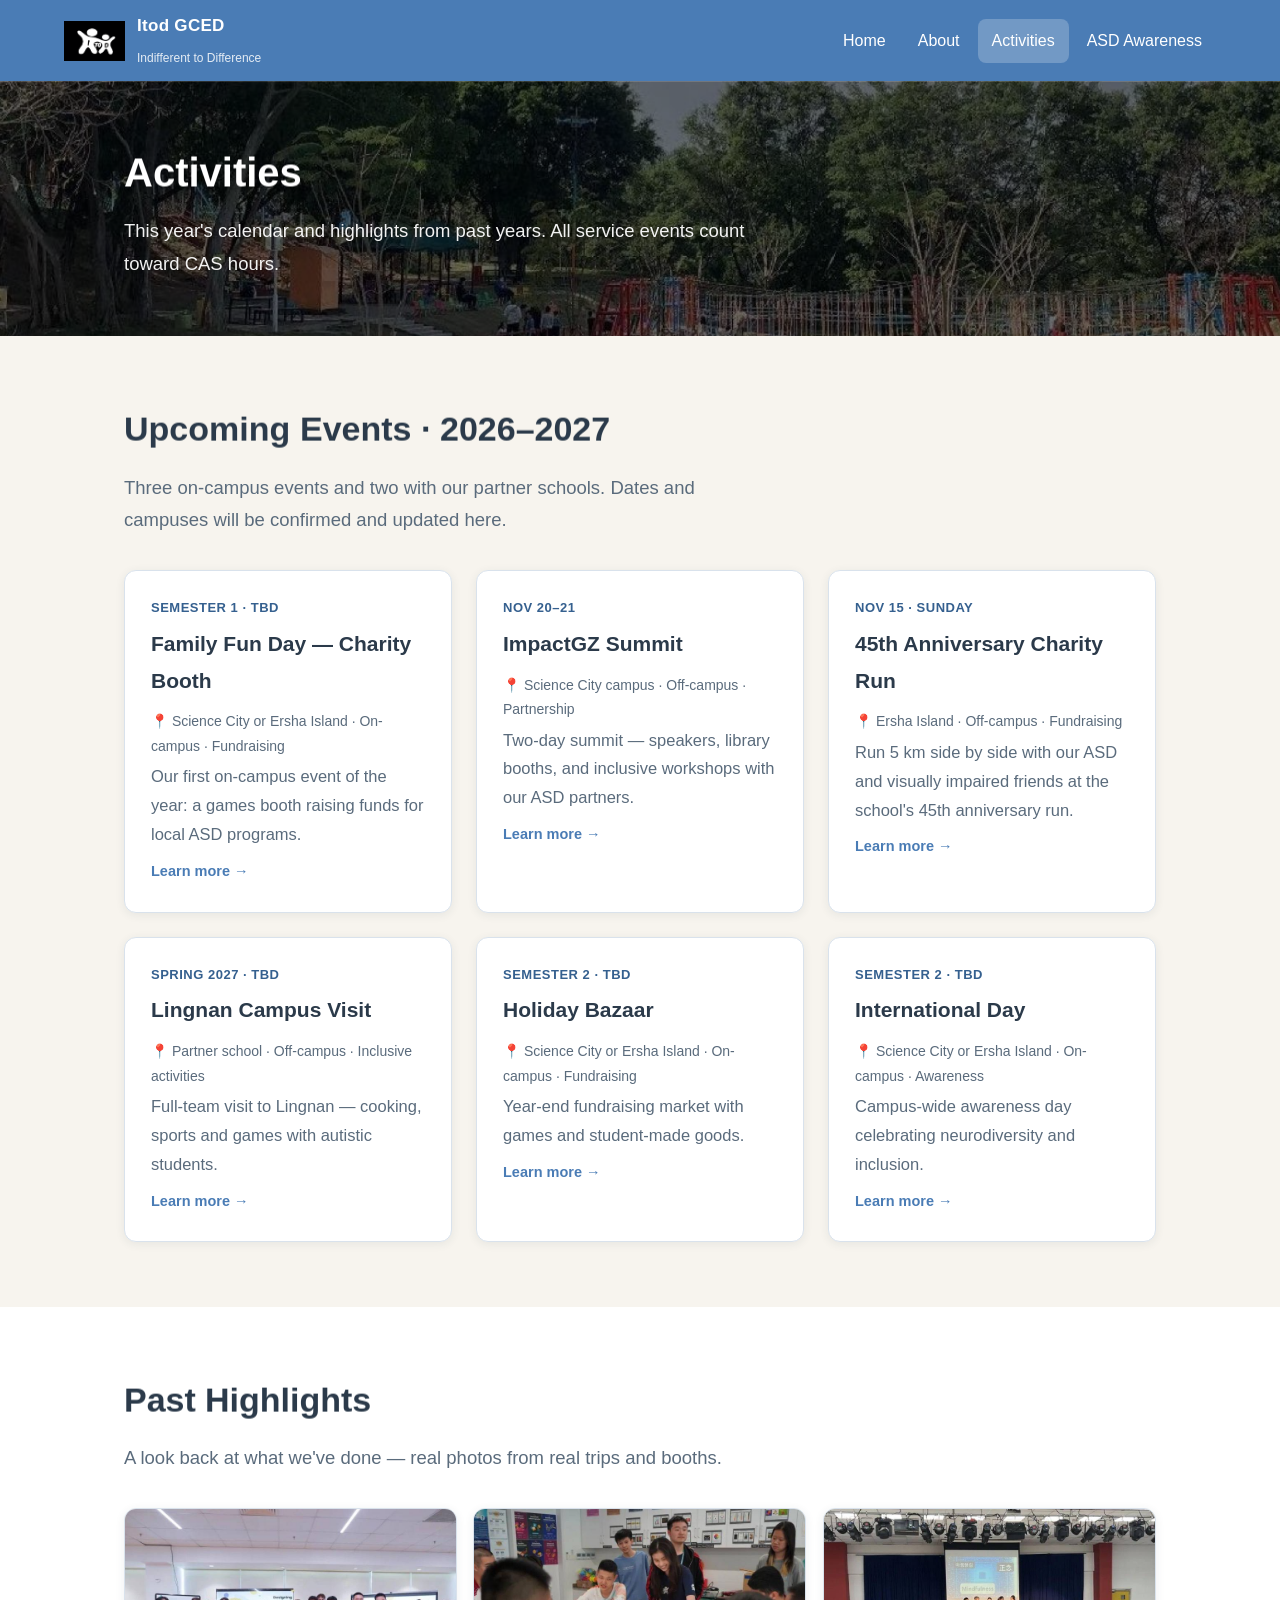
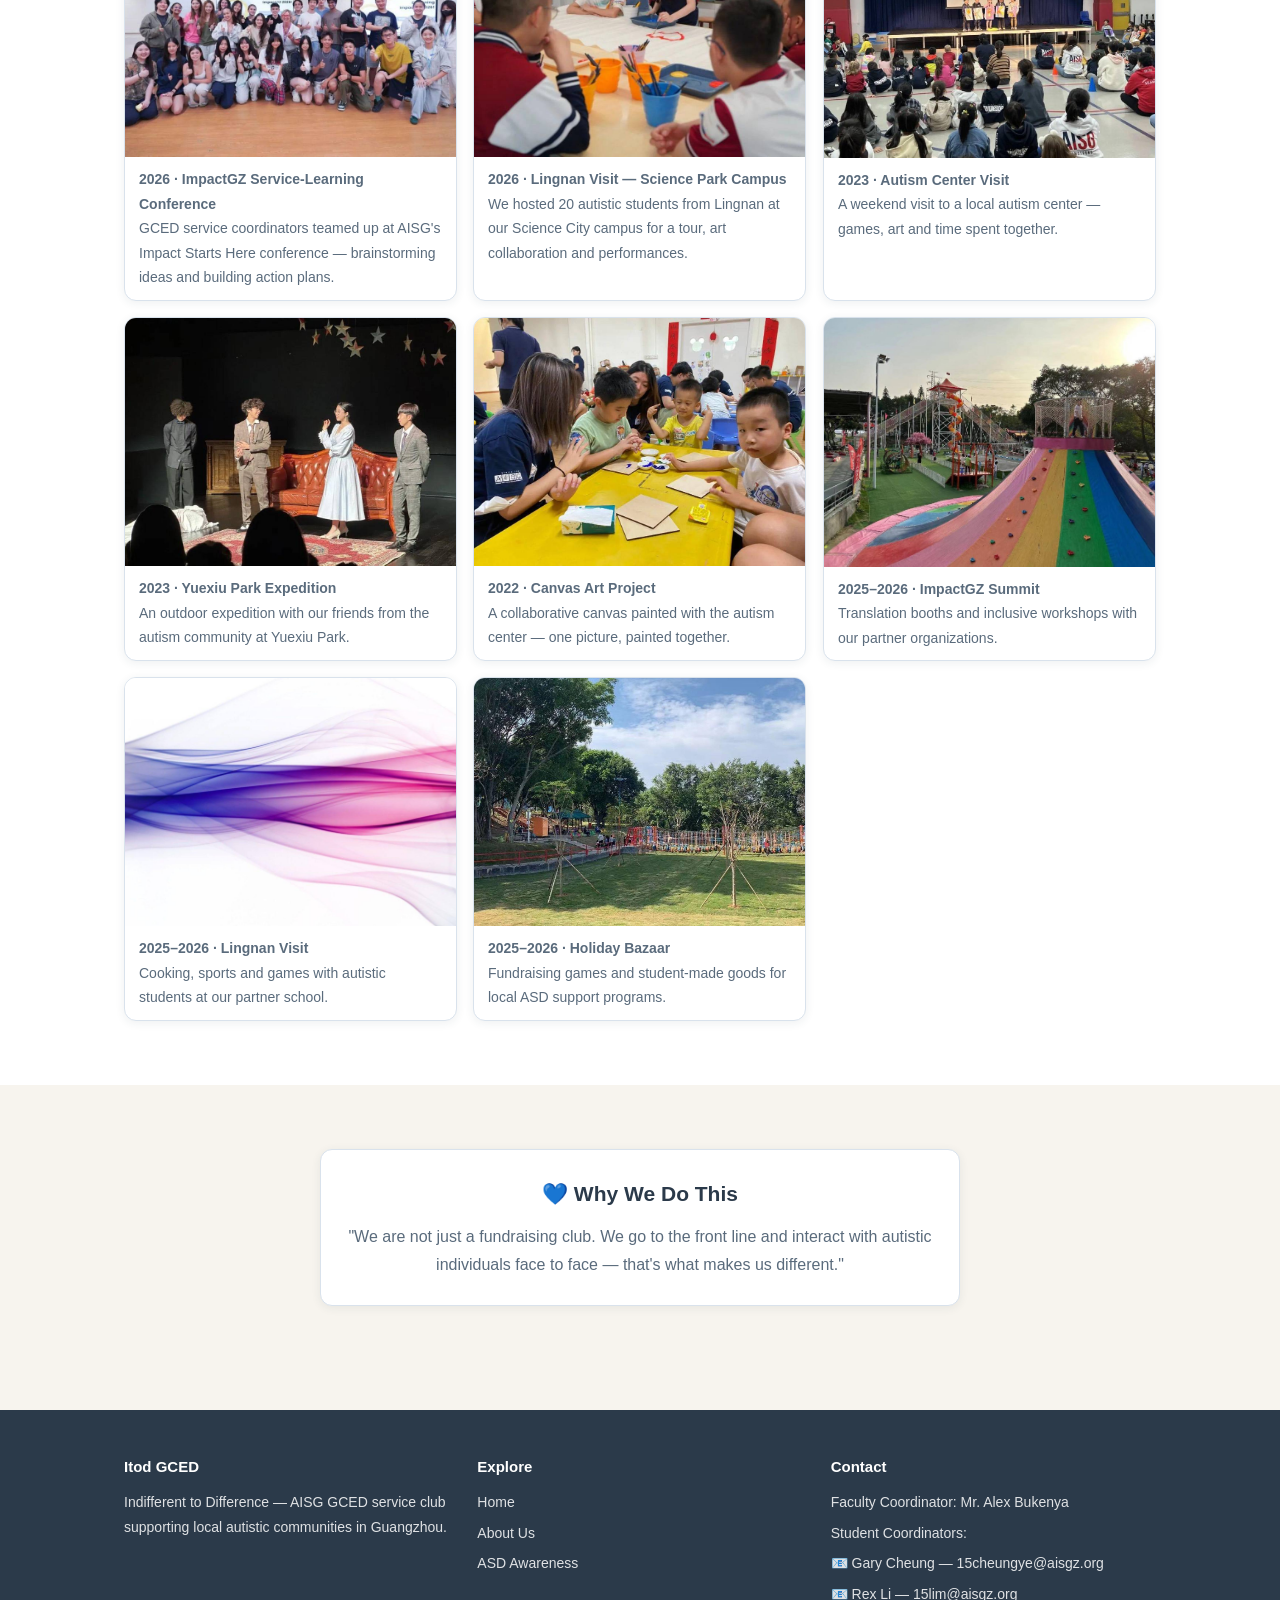
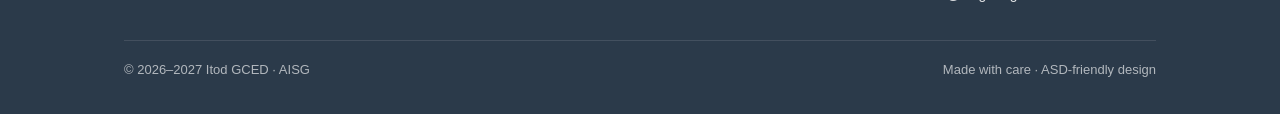
<file: activities.html>
<!DOCTYPE html>
<html lang="en">
<head>
  <meta charset="UTF-8">
  <meta name="viewport" content="width=device-width, initial-scale=1.0">
  <title>Activities | Itod GCED — Indifferent to Difference</title>
  <meta name="description" content="Upcoming events and past activities of Itod GCED, AISG's service club for autism awareness in Guangzhou.">
  <link rel="icon" type="image/png" href="img/logo_blue.png">
  <link rel="stylesheet" href="css/style.css">
</head>
  <div class="scroll-progress" aria-hidden="true"></div>
<body>

  <header class="site-header">
    <div class="header-inner">
      <a class="brand" href="index.html">
        <img class="brand-logo" src="img/logo_white.png" alt="Itod GCED logo">
        <span>
          <span class="brand-name">Itod GCED</span><br>
          <span class="brand-sub">Indifferent to Difference</span>
        </span>
      </a>
      <button class="nav-toggle" aria-label="Toggle menu" aria-expanded="false">☰</button>
      <nav class="main-nav" aria-label="Main navigation">
        <ul>
          <li><a href="index.html">Home</a></li>
          <li><a href="about.html">About</a></li>
          <li><a href="activities.html">Activities</a></li>
          <li><a href="awareness.html">ASD Awareness</a></li>
        </ul>
      </nav>
    </div>
  </header>

  <main>
    <section class="page-hero">
      <div class="photo-bg parallax" data-rate="-0.15" style="background-image:url('img/image8.jpg');"></div>
      <div class="container">
        <h1 class="words-reveal">Activities</h1>
        <p>This year's calendar and highlights from past years. All service events count toward CAS hours.</p>
      </div>
    </section>

    <section class="section">
      <div class="container">
        <h2 class="words-reveal">Upcoming Events · 2026–2027</h2>
        <p class="section-intro reveal">Three on-campus events and two with our partner schools. Dates and campuses will be confirmed and updated here.</p>
        <div class="card-grid stagger reveal" id="upcoming-events">
          <!-- rendered from data/events.json -->
        </div>
      </div>
    </section>

    <section class="section section-alt">
      <div class="container">
        <h2 class="words-reveal">Past Highlights</h2>
        <p class="section-intro reveal">A look back at what we've done — real photos from real trips and booths.</p>
        <div class="gallery reveal" id="past-gallery">
          <!-- rendered from data/events.json -->
        </div>
      </div>
    </section>

    <section class="section">
      <div class="container">
        <div class="card" style="max-width:640px;margin:0 auto;text-align:center;">
          <h3>💙 Why We Do This</h3>
          <p style="font-size:16px;">"We are not just a fundraising club. We go to the front line and interact with autistic individuals face to face — that's what makes us different."</p>
        </div>
      </div>
    </section>
  </main>

  <footer class="site-footer">
    <div class="container">
      <div class="footer-grid">
        <div>
          <h4>Itod GCED</h4>
          <p style="font-size:14px;">Indifferent to Difference — AISG GCED service club supporting local autistic communities in Guangzhou.</p>
        </div>
        <div>
          <h4>Explore</h4>
          <ul>
            <li><a href="index.html">Home</a></li>
            <li><a href="about.html">About Us</a></li>
            <li><a href="awareness.html">ASD Awareness</a></li>
          </ul>
        </div>
        <div>
          <h4>Contact</h4>
          <ul class="contact-list">
            <li>Faculty Coordinator: Mr. Alex Bukenya</li>
            <li>Student Coordinators:</li>
            <li>📧 <a href="mailto:15cheungye@aisgz.org">Gary Cheung — 15cheungye@aisgz.org</a></li>
            <li>📧 <a href="mailto:15lim@aisgz.org">Rex Li — 15lim@aisgz.org</a></li>
          </ul>
        </div>
      </div>
      <div class="footer-bottom">
        <span>© 2026–2027 Itod GCED · AISG</span>
        <span>Made with care · ASD-friendly design</span>
      </div>
    </div>
  </footer>

  <script src="js/main.js"></script>
  <script>
    fetch('data/events.json')
      .then(function (r) { return r.json(); })
      .then(function (data) {
        var up = document.getElementById('upcoming-events');
        if (up) {
          data.events.forEach(function (ev) {
            var a = document.createElement('a');
            a.className = 'card event-card-link';
            a.href = 'activity.html?id=' + encodeURIComponent(ev.id);
            a.innerHTML =
              '<div class="event-date" style="font-size:13px;font-weight:700;color:var(--blue-dark);text-transform:uppercase;letter-spacing:0.5px;">' + ev.date + '</div>' +
              '<h3 style="margin-top:6px;">' + ev.name + '</h3>' +
              '<div style="font-size:14px;color:var(--ink-soft);margin:4px 0;">📍 ' + ev.campus + ' · ' + ev.type + '</div>' +
              '<p>' + ev.desc + '</p>' +
              '<span class="learn-more">Learn more →</span>';
            up.appendChild(a);
          });
        }
        var gal = document.getElementById('past-gallery');
        if (gal) {
          data.pastEvents.forEach(function (ev) {
            var fig = document.createElement('figure');
            var img = document.createElement('img');
            img.src = ev.photo;
            img.alt = ev.name + ' — ' + ev.desc;
            img.loading = 'lazy';
            var cap = document.createElement('figcaption');
            cap.innerHTML = '<strong>' + ev.year + ' · ' + ev.name + '</strong><br>' + ev.desc;
            fig.appendChild(img);
            fig.appendChild(cap);
            gal.appendChild(fig);
          });
        }
      })
      .catch(function (e) {
        // fallback content
        var up = document.getElementById('upcoming-events');
        if (up) {
          var fallback = [
            ['family-fun-day', 'Family Fun Day — Charity Booth', 'Our first on-campus fundraising event.'],
            ['impactgz-summit', 'ImpactGZ Service Learning Summit', 'Partner school booths and workshops.'],
            ['lingnan-visit', 'Lingnan Campus Visit', 'Inclusive activities with autistic students.'],
            ['holiday-bazaar', 'Holiday Bazaar', 'Year-end fundraising market.'],
            ['international-day', 'International Day', 'Campus awareness day.']
          ];
          fallback.forEach(function (ev) {
            var a = document.createElement('a');
            a.className = 'card event-card-link';
            a.href = 'activity.html?id=' + ev[0];
            a.innerHTML = '<h3>' + ev[1] + '</h3><p>' + ev[2] + '</p><span class="learn-more">Learn more →</span>';
            up.appendChild(a);
          });
        }
      });
  </script>
</body>
</html>
</file>
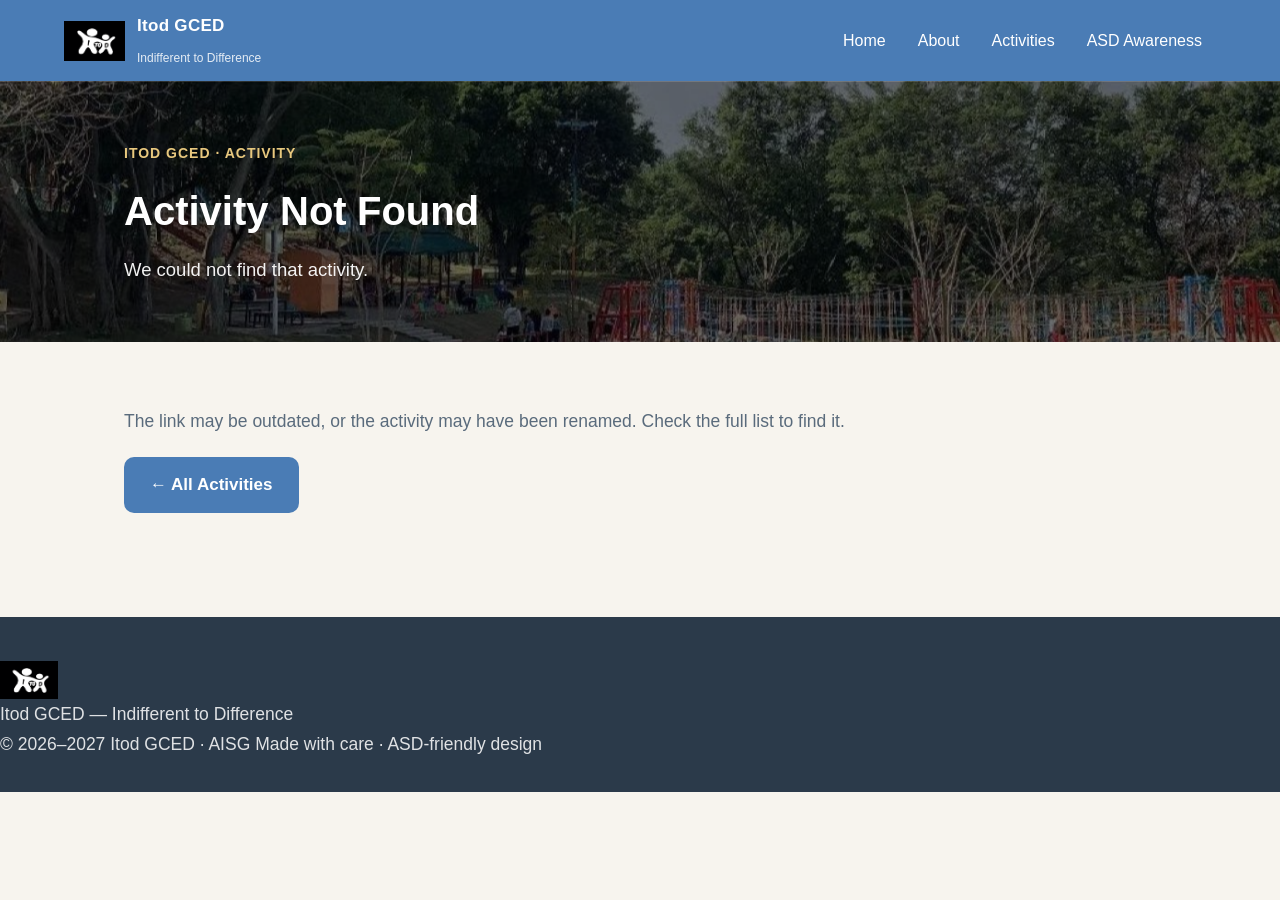
<file: activity.html>
<!DOCTYPE html>
<html lang="en">
<head>
  <meta charset="UTF-8">
  <meta name="viewport" content="width=device-width, initial-scale=1.0">
  <title>Activity | Itod GCED — Indifferent to Difference</title>
  <meta name="description" content="What our service activities are really about — the events, the people and what members do.">
  <link rel="icon" type="image/png" href="img/logo_blue.png">
  <link rel="stylesheet" href="css/style.css">
</head>
<body>
  <div class="scroll-progress" aria-hidden="true"></div>

  <header class="site-header">
    <div class="header-inner">
      <a class="brand" href="index.html">
        <img class="brand-logo" src="img/logo_white.png" alt="Itod GCED logo">
        <span>
          <span class="brand-name">Itod GCED</span><br>
          <span class="brand-sub">Indifferent to Difference</span>
        </span>
      </a>
      <button class="nav-toggle" aria-label="Toggle menu" aria-expanded="false">☰</button>
      <nav class="main-nav" aria-label="Main navigation">
        <ul>
          <li><a href="index.html">Home</a></li>
          <li><a href="about.html">About</a></li>
          <li><a href="activities.html">Activities</a></li>
          <li><a href="awareness.html">ASD Awareness</a></li>
        </ul>
      </nav>
    </div>
  </header>

  <main>
    <section class="page-hero" id="act-hero">
      <div class="photo-bg parallax" data-rate="-0.15" style="background-image:url('img/image8.jpg');"></div>
      <div class="container">
        <div class="hero-tag">Itod GCED · Activity</div>
        <h1 class="words-reveal" id="act-title">Activity</h1>
        <p id="act-sub">Loading…</p>
      </div>
    </section>

    <section class="section">
      <div class="container">
        <div class="activity-body" id="act-content">
          <p class="loading-note">Loading activity details…</p>
        </div>
      </div>
    </section>
  </main>

  <footer class="site-footer">
    <div class="footer-inner">
      <div class="footer-brand">
        <img src="img/logo_white.png" alt="Itod GCED logo" style="height:38px;width:auto;">
        <span>Itod GCED — Indifferent to Difference</span>
      </div>
      <div class="footer-links">
        <span>© 2026–2027 Itod GCED · AISG</span>
        <span>Made with care · ASD-friendly design</span>
      </div>
    </div>
  </footer>

  <script src="js/main.js"></script>
  <script>
    (function () {
      var params = new URLSearchParams(window.location.search);
      var id = params.get('id');
      var hero = document.getElementById('act-hero');
      var titleEl = document.getElementById('act-title');
      var subEl = document.getElementById('act-sub');
      var contentEl = document.getElementById('act-content');

      function setTitle(text) {
        // rebuild with the same word-mask markup as .words-reveal, then reveal
        titleEl.setAttribute('aria-label', text);
        titleEl.textContent = '';
        var words = text.split(' ');
        words.forEach(function (w, i) {
          var span = document.createElement('span');
          span.className = 'word';
          var inner = document.createElement('span');
          inner.className = 'word-inner';
          inner.textContent = w;
          inner.style.transitionDelay = (i * 55) + 'ms';
          span.appendChild(inner);
          titleEl.appendChild(span);
          if (i < words.length - 1) titleEl.appendChild(document.createTextNode(' '));
        });
        titleEl.classList.add('is-visible');
      }

      function esc(s) {
        return String(s).replace(/&/g, '&amp;').replace(/</g, '&lt;').replace(/>/g, '&gt;')
          .replace(/"/g, '&quot;').replace(/'/g, '&#39;');
      }

      function renderNotFound() {
        setTitle('Activity Not Found');
        subEl.textContent = 'We could not find that activity.';
        contentEl.innerHTML =
          '<p style="color:var(--ink-soft);">The link may be outdated, or the activity may have been renamed. ' +
          'Check the full list to find it.</p>' +
          '<p style="margin-top:20px;"><a class="btn btn-blue" href="activities.html">← All Activities</a></p>';
      }

      fetch('data/events.json')
        .then(function (r) { return r.json(); })
        .then(function (data) {
          var ev = null;
          if (id) {
            data.events.forEach(function (e) { if (e.id === id) ev = e; });
          }
          if (!ev) { renderNotFound(); return; }

          // hero photo
          if (ev.photo && hero) {
            var bg = hero.querySelector('.photo-bg');
            if (bg) bg.style.backgroundImage = "url('" + ev.photo + "')";
          }
          document.title = ev.name + ' | Itod GCED';
          setTitle(ev.name);
          subEl.textContent = ev.date + ' · ' + ev.type + ' · ' + ev.campus;

          var html = '';
          html += '<div class="activity-layout">';
          html += '<div class="activity-main">';
          html += '<p class="lead">' + esc(ev.desc) + '</p>';
          (ev.detail || []).forEach(function (p) {
            html += '<p>' + esc(p) + '</p>';
          });
          html += '<p style="margin-top:28px;"><a class="btn btn-blue" href="activities.html">← All Activities</a></p>';
          html += '</div>';
          html += '<aside class="activity-side">';
          html += '<div class="card activity-fact">';
          html += '<h3>At a glance</h3>';
          html += '<div>📅 When</div><strong>' + esc(ev.date) + '</strong>';
          html += '<div>📍 Where</div><strong>' + esc(ev.campus) + '</strong>';
          html += '<div>🏷️ Type</div><strong>' + esc(ev.type) + '</strong>';
          html += '<div>🎓 CAS</div><strong>Counts as service hours</strong>';
          html += '</div>';
          html += '</aside>';
          html += '</div>';

          contentEl.innerHTML = html;
        })
        .catch(function () { renderNotFound(); });
    })();
  </script>
</body>
</html>
</file>
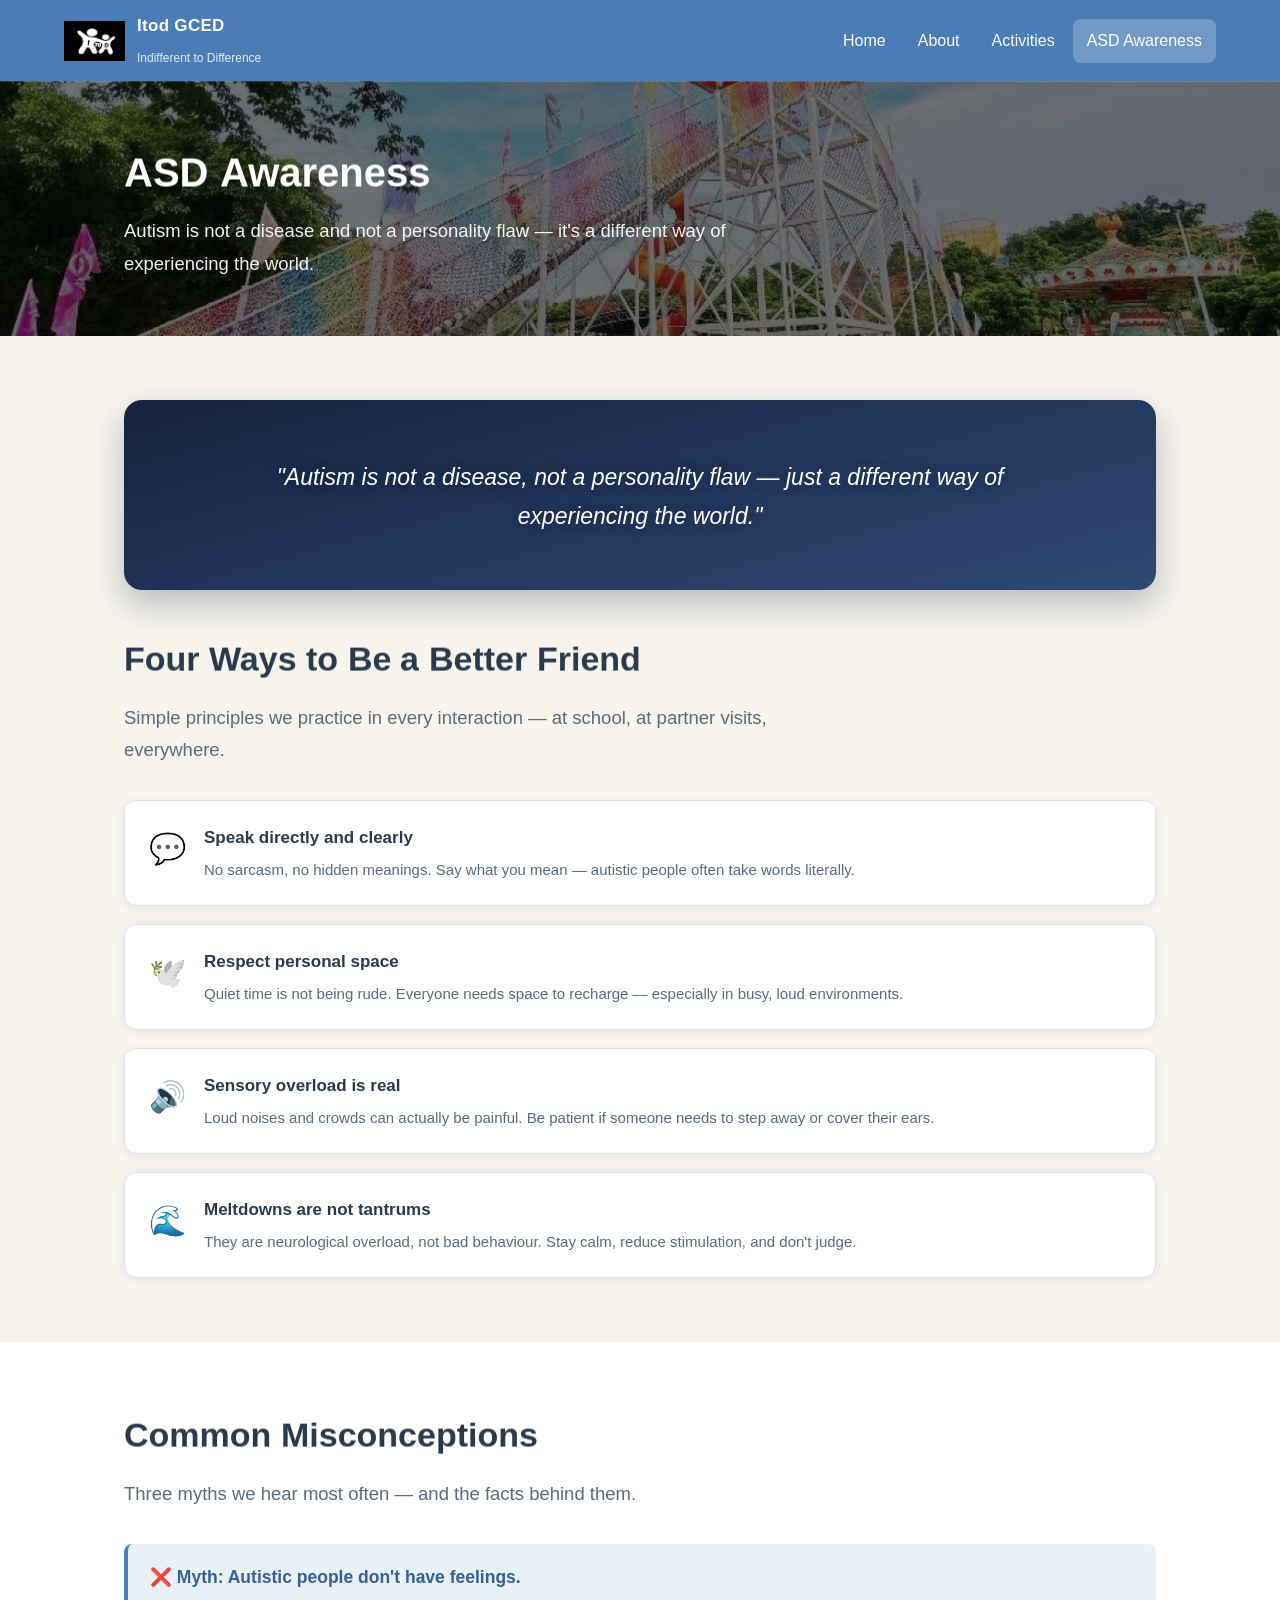
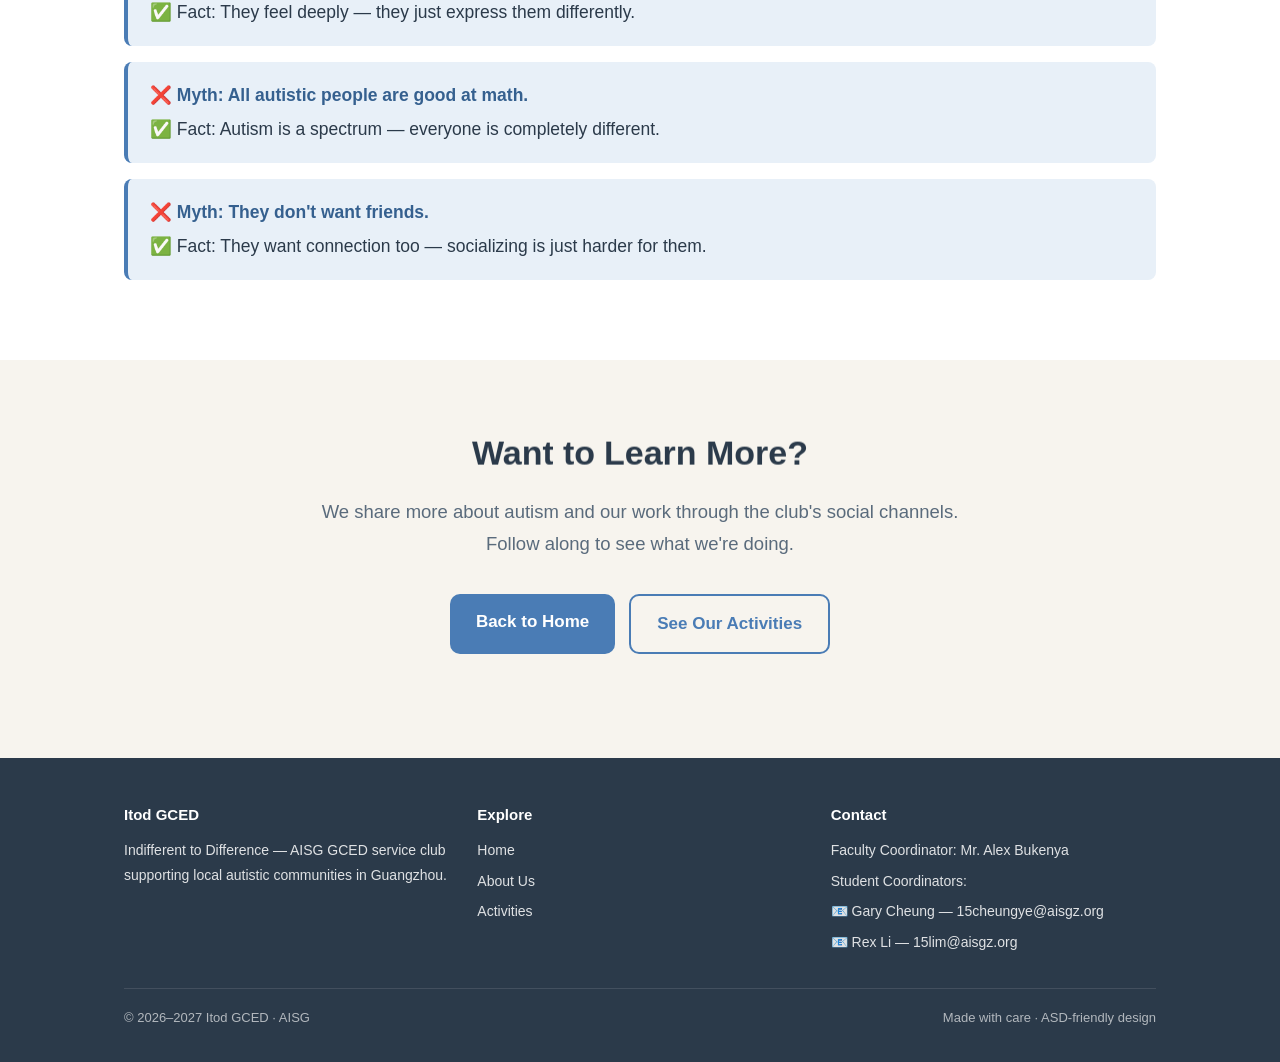
<file: awareness.html>
<!DOCTYPE html>
<html lang="en">
<head>
  <meta charset="UTF-8">
  <meta name="viewport" content="width=device-width, initial-scale=1.0">
  <title>ASD Awareness | Itod GCED — Indifferent to Difference</title>
  <meta name="description" content="Autism awareness basics from Itod GCED: how to communicate, respect sensory needs, and understand autism better.">
  <link rel="icon" type="image/png" href="img/logo_blue.png">
  <link rel="stylesheet" href="css/style.css">
</head>
  <div class="scroll-progress" aria-hidden="true"></div>
<body>

  <header class="site-header">
    <div class="header-inner">
      <a class="brand" href="index.html">
        <img class="brand-logo" src="img/logo_white.png" alt="Itod GCED logo">
        <span>
          <span class="brand-name">Itod GCED</span><br>
          <span class="brand-sub">Indifferent to Difference</span>
        </span>
      </a>
      <button class="nav-toggle" aria-label="Toggle menu" aria-expanded="false">☰</button>
      <nav class="main-nav" aria-label="Main navigation">
        <ul>
          <li><a href="index.html">Home</a></li>
          <li><a href="about.html">About</a></li>
          <li><a href="activities.html">Activities</a></li>
          <li><a href="awareness.html">ASD Awareness</a></li>
        </ul>
      </nav>
    </div>
  </header>

  <main>
    <section class="page-hero">
      <div class="photo-bg parallax" data-rate="-0.15" style="background-image:url('img/image12.jpg');"></div>
      <div class="container">
        <h1 class="words-reveal">ASD Awareness</h1>
        <p>Autism is not a disease and not a personality flaw — it's a different way of experiencing the world.</p>
      </div>
    </section>

    <section class="section">
      <div class="container">
        <div class="quote-block" style="margin-top:0;">
          <p>"Autism is not a disease, not a personality flaw — just a different way of experiencing the world."</p>
        </div>

        <h2 class="words-reveal">Four Ways to Be a Better Friend</h2>
        <p class="section-intro reveal">Simple principles we practice in every interaction — at school, at partner visits, everywhere.</p>
        <ul class="principle-list stagger reveal">
          <li class="principle">
            <div class="p-icon">💬</div>
            <div>
              <h3>Speak directly and clearly</h3>
              <p>No sarcasm, no hidden meanings. Say what you mean — autistic people often take words literally.</p>
            </div>
          </li>
          <li class="principle">
            <div class="p-icon">🕊️</div>
            <div>
              <h3>Respect personal space</h3>
              <p>Quiet time is not being rude. Everyone needs space to recharge — especially in busy, loud environments.</p>
            </div>
          </li>
          <li class="principle">
            <div class="p-icon">🔊</div>
            <div>
              <h3>Sensory overload is real</h3>
              <p>Loud noises and crowds can actually be painful. Be patient if someone needs to step away or cover their ears.</p>
            </div>
          </li>
          <li class="principle">
            <div class="p-icon">🌊</div>
            <div>
              <h3>Meltdowns are not tantrums</h3>
              <p>They are neurological overload, not bad behaviour. Stay calm, reduce stimulation, and don't judge.</p>
            </div>
          </li>
        </ul>
      </div>
    </section>

    <section class="section section-alt">
      <div class="container">
        <h2 class="words-reveal">Common Misconceptions</h2>
        <p class="section-intro reveal">Three myths we hear most often — and the facts behind them.</p>

        <div class="myth-box">
          <div class="myth">❌ Myth: Autistic people don't have feelings.</div>
          <div class="fact">✅ Fact: They feel deeply — they just express them differently.</div>
        </div>
        <div class="myth-box">
          <div class="myth">❌ Myth: All autistic people are good at math.</div>
          <div class="fact">✅ Fact: Autism is a spectrum — everyone is completely different.</div>
        </div>
        <div class="myth-box">
          <div class="myth">❌ Myth: They don't want friends.</div>
          <div class="fact">✅ Fact: They want connection too — socializing is just harder for them.</div>
        </div>
      </div>
    </section>

    <section class="section">
      <div class="container text-center">
        <h2 class="words-reveal">Want to Learn More?</h2>
        <p class="section-intro reveal" style="margin-left:auto;margin-right:auto;">We share more about autism and our work through the club's social channels. Follow along to see what we're doing.</p>
        <div class="hero-actions" style="justify-content:center;">
          <a class="btn btn-blue" href="index.html">Back to Home</a>
          <a class="btn btn-outline" style="border-color:var(--blue);color:var(--blue);" href="activities.html">See Our Activities</a>
        </div>
      </div>
    </section>
  </main>

  <footer class="site-footer">
    <div class="container">
      <div class="footer-grid">
        <div>
          <h4>Itod GCED</h4>
          <p style="font-size:14px;">Indifferent to Difference — AISG GCED service club supporting local autistic communities in Guangzhou.</p>
        </div>
        <div>
          <h4>Explore</h4>
          <ul>
            <li><a href="index.html">Home</a></li>
            <li><a href="about.html">About Us</a></li>
            <li><a href="activities.html">Activities</a></li>
          </ul>
        </div>
        <div>
          <h4>Contact</h4>
          <ul class="contact-list">
            <li>Faculty Coordinator: Mr. Alex Bukenya</li>
            <li>Student Coordinators:</li>
            <li>📧 <a href="mailto:15cheungye@aisgz.org">Gary Cheung — 15cheungye@aisgz.org</a></li>
            <li>📧 <a href="mailto:15lim@aisgz.org">Rex Li — 15lim@aisgz.org</a></li>
          </ul>
        </div>
      </div>
      <div class="footer-bottom">
        <span>© 2026–2027 Itod GCED · AISG</span>
        <span>Made with care · ASD-friendly design</span>
      </div>
    </div>
  </footer>

  <script src="js/main.js"></script>
</body>
</html>
</file>
<file: css/style.css>
/* ============================================
   Itod GCED — Indifferent to Difference
   ASD-friendly design system
   - Low-saturation warm blue + off-white
   - No flashing animations, no autoplay
   - Sans-serif, generous line-height, ≥14px text
   - WCAG AA contrast
   ============================================ */

:root {
  --blue: #4A7CB5;          /* primary warm blue */
  --blue-dark: #35608F;     /* hover / dark accents */
  --blue-soft: #E8F0F8;     /* soft blue tint */
  --cream: #F7F4EE;         /* off-white background */
  --ink: #2B3A4A;           /* main text */
  --ink-soft: #5A6B7C;      /* secondary text */
  --white: #FFFFFF;
  --gold: #E8C87E;          /* accent (sparingly) */
  --line: #D9E2EC;          /* borders */
  --radius: 12px;
  --shadow: 0 2px 10px rgba(43, 58, 74, 0.08);
  --font: "Inter", -apple-system, BlinkMacSystemFont, "Segoe UI",
          "Helvetica Neue", "PingFang SC", "Microsoft YaHei", sans-serif;
}

* { margin: 0; padding: 0; box-sizing: border-box; }

html { scroll-behavior: smooth; }

body {
  font-family: var(--font);
  font-size: 17.5px;
  line-height: 1.75;
  color: var(--ink);
  background: var(--cream);
  -webkit-font-smoothing: antialiased;
}

img { max-width: 100%; height: auto; display: block; }

a { color: var(--blue-dark); text-decoration: none; }
a:hover { text-decoration: underline; }

/* ---------- Layout ---------- */
.container { max-width: 1080px; margin: 0 auto; padding: 0 24px; }

/* ---------- Header ---------- */
.site-header {
  background: var(--blue);
  color: var(--white);
  position: sticky;
  top: 0;
  z-index: 100;
  box-shadow: 0 1px 0 rgba(255,255,255,0.15);
}

.header-inner {
  display: flex;
  align-items: center;
  justify-content: space-between;
  padding: 10px 24px;
  max-width: 1200px;
  margin: 0 auto;
  gap: 16px;
}

.brand {
  display: flex;
  align-items: center;
  gap: 12px;
  color: var(--white);
  text-decoration: none;
  min-width: 0;
}
.brand:hover { text-decoration: none; }

.brand-logo { height: 40px; width: auto; }
.brand-name { font-weight: 700; font-size: 17px; letter-spacing: 0.3px; line-height: 1.2; }
.brand-sub { font-size: 12px; opacity: 0.85; font-weight: 400; }

.main-nav ul {
  display: flex;
  list-style: none;
  gap: 4px;
}
.main-nav a {
  display: block;
  padding: 8px 14px;
  color: var(--white);
  border-radius: 8px;
  font-size: 16px;
  font-weight: 500;
  text-decoration: none;
  transition: background 0.2s;
}
.main-nav a:hover { background: rgba(255,255,255,0.15); text-decoration: none; }
.main-nav a.active { background: rgba(255,255,255,0.22); }

/* Mobile nav */
.nav-toggle {
  display: none;
  background: none;
  border: 2px solid rgba(255,255,255,0.6);
  color: var(--white);
  font-size: 20px;
  padding: 4px 12px;
  border-radius: 8px;
  cursor: pointer;
}

@media (max-width: 820px) {
  .nav-toggle { display: block; }
  .main-nav {
    display: none;
    position: absolute;
    top: 100%;
    left: 0;
    right: 0;
    background: var(--blue);
    padding: 8px 16px 16px;
    box-shadow: 0 8px 16px rgba(0,0,0,0.15);
  }
  .main-nav.open { display: block; }
  .main-nav ul { flex-direction: column; gap: 2px; }
  .main-nav a { padding: 12px 14px; font-size: 16px; }
}

/* ---------- Hero ---------- */
.hero {
  position: relative;
  color: var(--white);
  overflow: hidden;
  min-height: 460px;
  display: flex;
  align-items: center;
}
.hero-bg {
  position: absolute;
  inset: 0;
  background-size: cover;
  background-position: center;
  filter: brightness(0.5) saturate(0.9);
}
.hero-bg::after {
  content: "";
  position: absolute;
  inset: 0;
  background: linear-gradient(180deg, rgba(43,58,74,0.25) 0%, rgba(43,58,74,0.55) 100%);
}
.hero-content {
  position: relative;
  z-index: 2;
  padding: 80px 0;
  max-width: 720px;
}
.hero h1 {
  font-size: 52px;
  line-height: 1.12;
  margin-bottom: 16px;
  font-weight: 800;
}
.hero p.lead {
  font-size: 21px;
  opacity: 0.96;
  margin-bottom: 28px;
  max-width: 580px;
}
.hero-actions { display: flex; gap: 14px; flex-wrap: wrap; }

.btn {
  display: inline-block;
  padding: 13px 26px;
  border-radius: 10px;
  font-size: 17px;
  font-weight: 600;
  border: none;
  cursor: pointer;
  text-decoration: none;
  transition: background 0.2s;
}
.btn:hover { text-decoration: none; }
.btn-light { background: var(--white); color: var(--blue-dark); }
.btn-light:hover { background: var(--blue-soft); }
.btn-outline { background: transparent; color: var(--white); border: 2px solid var(--white); }
.btn-outline:hover { background: rgba(255,255,255,0.15); }
.btn-blue { background: var(--blue); color: var(--white); }
.btn-blue:hover { background: var(--blue-dark); }

@media (max-width: 700px) {
  .hero h1 { font-size: 36px; }
  .hero-content { padding: 56px 0; }
  .hero { min-height: 400px; }
}

/* ---------- Sections ---------- */
.section { padding: 64px 0; }
.section-alt { background: var(--white); }
.section h2 {
  font-size: 34px;
  margin-bottom: 12px;
  font-weight: 700;
  color: var(--ink);
}
.section .section-intro {
  color: var(--ink-soft);
  max-width: 660px;
  margin-bottom: 34px;
  font-size: 18.5px;
}
.section-head { margin-bottom: 30px; }

/* ---------- Cards ---------- */
.card-grid {
  display: grid;
  grid-template-columns: repeat(auto-fit, minmax(260px, 1fr));
  gap: 24px;
}
.card {
  background: var(--white);
  border: 1px solid var(--line);
  border-radius: var(--radius);
  padding: 26px;
  box-shadow: var(--shadow);
}
.card h3 { font-size: 21px; margin-bottom: 10px; color: var(--ink); }
.card p { color: var(--ink-soft); font-size: 16.5px; }
.card-icon { font-size: 32px; margin-bottom: 12px; }

/* ---------- Timeline (events) ---------- */
.timeline { list-style: none; position: relative; padding-left: 28px; }
.timeline::before {
  content: "";
  position: absolute;
  left: 8px;
  top: 6px;
  bottom: 6px;
  width: 2px;
  background: var(--line);
}
.timeline li { position: relative; padding-bottom: 26px; }
.timeline li::before {
  content: "";
  position: absolute;
  left: -26px;
  top: 8px;
  width: 14px;
  height: 14px;
  border-radius: 50%;
  background: var(--blue);
  border: 3px solid var(--white);
  box-shadow: 0 0 0 2px var(--blue);
}
.timeline .event-date { font-size: 14px; font-weight: 700; color: var(--blue-dark); text-transform: uppercase; letter-spacing: 0.5px; }
.timeline .event-name { font-size: 21px; font-weight: 700; margin: 2px 0 4px; }
.timeline .event-meta { font-size: 15.5px; color: var(--ink-soft); margin-bottom: 4px; }
.timeline .event-desc { font-size: 16.5px; color: var(--ink-soft); }

/* ---------- Value pillars ---------- */
.pillar { text-align: center; }
.pillar .card-icon { font-size: 36px; }

/* ---------- Partners ---------- */
.partner-grid {
  display: grid;
  grid-template-columns: repeat(auto-fit, minmax(240px, 1fr));
  gap: 24px;
}
.partner {
  background: var(--white);
  border: 1px solid var(--line);
  border-radius: var(--radius);
  padding: 24px;
  text-align: center;
  box-shadow: var(--shadow);
}
.partner img {
  max-height: 64px;
  margin: 0 auto 14px;
  object-fit: contain;
}
.partner .partner-name { font-weight: 700; font-size: 16px; }
.partner .partner-desc { font-size: 14px; color: var(--ink-soft); margin-top: 6px; }

/* ---------- Team ---------- */
.team-grid {
  display: grid;
  grid-template-columns: repeat(auto-fit, minmax(200px, 1fr));
  gap: 24px;
}
.team-card {
  background: var(--white);
  border: 1px solid var(--line);
  border-radius: var(--radius);
  padding: 24px;
  text-align: center;
  box-shadow: var(--shadow);
}
.team-avatar {
  width: 96px;
  height: 96px;
  border-radius: 50%;
  margin: 0 auto 14px;
  object-fit: cover;
  background: var(--blue-soft);
  border: 3px solid var(--blue-soft);
}
.team-name { font-weight: 700; font-size: 17px; }
.team-role { font-size: 14px; color: var(--blue-dark); font-weight: 600; margin-top: 2px; }
.team-desc { font-size: 13px; color: var(--ink-soft); margin-top: 6px; }

/* ---------- Awareness ---------- */
.principle-list { list-style: none; display: grid; gap: 18px; }
.principle {
  display: flex;
  gap: 18px;
  background: var(--white);
  border: 1px solid var(--line);
  border-radius: var(--radius);
  padding: 22px 24px;
  box-shadow: var(--shadow);
}
.principle .p-icon { font-size: 30px; flex-shrink: 0; }
.principle h3 { font-size: 17px; margin-bottom: 4px; }
.principle p { font-size: 15px; color: var(--ink-soft); }

.myth-box {
  background: var(--blue-soft);
  border-left: 4px solid var(--blue);
  border-radius: 8px;
  padding: 18px 22px;
  margin-bottom: 16px;
}
.myth-box .myth { font-weight: 700; color: var(--blue-dark); }
.myth-box .fact { margin-top: 4px; }

.quote-block {
  position: relative;
  overflow: hidden;
  background: linear-gradient(165deg, #16233D 0%, #24375C 55%, #31496F 100%);
  color: var(--white);
  border-radius: 18px;
  padding: 58px 48px 54px;
  text-align: center;
  margin: 40px 0;
  box-shadow: 0 14px 34px rgba(22, 35, 61, 0.28);
}
.quote-block .qb-inner { position: relative; z-index: 2; }
.quote-block p {
  font-size: 23px;
  font-style: italic;
  line-height: 1.7;
  max-width: 780px;
  margin: 0 auto;
  text-shadow: 0 1px 14px rgba(10, 20, 40, 0.45);
}
.quote-block p em { color: var(--gold); font-style: italic; }
.quote-block cite {
  display: block;
  margin-top: 16px;
  font-style: normal;
  opacity: 0.92;
  font-size: 15px;
  letter-spacing: 0.5px;
  text-shadow: 0 1px 10px rgba(10, 20, 40, 0.5);
}
.quote-block cite::before { content: "✦ "; color: var(--gold); }

/* night-sky stars & clouds for the quote block */
.qb-star {
  position: absolute;
  border-radius: 50%;
  animation: qb-twinkle 4.5s ease-in-out infinite;
  will-change: opacity;
}
@keyframes qb-twinkle {
  0%, 100% { opacity: 0.22; }
  50%      { opacity: 0.95; }
}
.qb-cloud {
  position: absolute;
  z-index: 1;
  pointer-events: none;
  border-radius: 50%;
  filter: blur(7px);
}
.qb-cloud-1 {
  left: -60px;
  bottom: -30px;
  width: 340px;
  height: 110px;
  background: radial-gradient(ellipse at center, rgba(255,255,255,0.10), rgba(255,255,255,0) 72%);
}
.qb-cloud-2 {
  right: -80px;
  bottom: -48px;
  width: 440px;
  height: 140px;
  background: radial-gradient(ellipse at center, rgba(232,200,126,0.09), rgba(255,255,255,0) 72%);
}
@media (prefers-reduced-motion: reduce) {
  .qb-star { animation: none; opacity: 0.85; }
}
@media (max-width: 640px) {
  .quote-block { padding: 44px 22px 40px; }
  .quote-block p { font-size: 20px; }
}

/* ---------- Photo gallery ---------- */
.gallery {
  display: grid;
  grid-template-columns: repeat(auto-fill, minmax(250px, 1fr));
  gap: 16px;
}
.gallery figure {
  background: var(--white);
  border: 1px solid var(--line);
  border-radius: var(--radius);
  overflow: hidden;
  box-shadow: var(--shadow);
}
.gallery img { aspect-ratio: 4/3; object-fit: cover; width: 100%; }
.gallery figcaption { padding: 10px 14px; font-size: 14px; color: var(--ink-soft); }

/* ---------- Photo background sections ---------- */
.photo-section {
  position: relative;
  color: var(--white);
  overflow: hidden;
}
.photo-section > .photo-bg {
  position: absolute;
  inset: 0;
  background-size: cover;
  background-position: center;
  filter: brightness(0.42) saturate(0.85);
  z-index: 0;
}
.photo-section > .container { position: relative; z-index: 1; }
.photo-section h2 { color: var(--white); }
.photo-section p, .photo-section li { color: rgba(255,255,255,0.92); }
.photo-section .section-intro { color: rgba(255,255,255,0.85); }

/* ---------- Stats strip ---------- */
.stats-grid {
  display: grid;
  grid-template-columns: repeat(auto-fit, minmax(180px, 1fr));
  gap: 20px;
  text-align: center;
}
.stat { padding: 8px; }
.stat .stat-num {
  font-size: 40px;
  font-weight: 800;
  color: var(--blue-dark);
  line-height: 1.1;
}
.stat .stat-label { font-size: 15.5px; color: var(--ink-soft); margin-top: 4px; }

/* ---------- Campus highlights ---------- */
.campus-grid {
  display: grid;
  grid-template-columns: repeat(auto-fit, minmax(300px, 1fr));
  gap: 24px;
}
.campus-card {
  background: var(--white);
  border: 1px solid var(--line);
  border-radius: var(--radius);
  overflow: hidden;
  box-shadow: var(--shadow);
}
.campus-card .campus-photo {
  aspect-ratio: 16/10;
  object-fit: cover;
  width: 100%;
}
.campus-card .campus-placeholder {
  aspect-ratio: 16/10;
  display: flex;
  flex-direction: column;
  align-items: center;
  justify-content: center;
  gap: 8px;
  background: linear-gradient(135deg, var(--blue-soft), #DCE9F5);
  color: var(--blue-dark);
  font-size: 30px;
}
.campus-card .campus-placeholder small { font-size: 14px; color: var(--ink-soft); }
.campus-card .campus-body { padding: 18px 22px 22px; }
.campus-card .campus-name { font-size: 19px; font-weight: 700; }
.campus-card .campus-tag {
  display: inline-block;
  font-size: 12.5px;
  font-weight: 700;
  color: var(--blue-dark);
  background: var(--blue-soft);
  border-radius: 20px;
  padding: 3px 12px;
  margin-bottom: 8px;
  letter-spacing: 0.4px;
  text-transform: uppercase;
}
.campus-card .campus-desc { font-size: 15.5px; color: var(--ink-soft); margin-top: 6px; }

/* ---------- Past event cards ---------- */
.past-grid {
  display: grid;
  grid-template-columns: repeat(auto-fit, minmax(260px, 1fr));
  gap: 24px;
}
.past-card {
  background: var(--white);
  border: 1px solid var(--line);
  border-radius: var(--radius);
  overflow: hidden;
  box-shadow: var(--shadow);
}
.past-card img { aspect-ratio: 16/10; object-fit: cover; width: 100%; }
.past-card .past-body { padding: 16px 20px 20px; }
.past-card .past-year { font-size: 12.5px; font-weight: 700; color: var(--blue-dark); text-transform: uppercase; letter-spacing: 0.5px; }
.past-card .past-name { font-size: 18.5px; font-weight: 700; margin: 2px 0 6px; }
.past-card .past-desc { font-size: 15px; color: var(--ink-soft); }

/* ---------- How we serve ---------- */
.how-grid {
  display: grid;
  grid-template-columns: repeat(auto-fit, minmax(240px, 1fr));
  gap: 20px;
}
.how-item {
  display: flex;
  gap: 16px;
  align-items: flex-start;
  background: var(--white);
  border: 1px solid var(--line);
  border-radius: var(--radius);
  padding: 22px 24px;
  box-shadow: var(--shadow);
}
.how-item .how-icon { font-size: 28px; flex-shrink: 0; }
.how-item h3 { font-size: 18px; margin-bottom: 4px; }
.how-item p { font-size: 15.5px; color: var(--ink-soft); }

/* ---------- Contact emails ---------- */
.contact-list { list-style: none; }
.contact-list li { margin-bottom: 8px; font-size: 15px; }
.contact-list a { color: rgba(255,255,255,0.9); }
.contact-list a:hover { color: var(--white); }

/* ---------- Footer ---------- */
.site-footer {
  background: var(--ink);
  color: rgba(255,255,255,0.85);
  padding: 44px 0 32px;
  margin-top: 40px;
}
.footer-grid {
  display: grid;
  grid-template-columns: repeat(auto-fit, minmax(220px, 1fr));
  gap: 28px;
  margin-bottom: 28px;
}
.site-footer h4 { color: var(--white); font-size: 15px; margin-bottom: 10px; }
.site-footer ul { list-style: none; }
.site-footer li { margin-bottom: 6px; font-size: 14px; }
.site-footer a { color: rgba(255,255,255,0.85); }
.site-footer a:hover { color: var(--white); }
.footer-bottom {
  border-top: 1px solid rgba(255,255,255,0.15);
  padding-top: 18px;
  font-size: 13px;
  opacity: 0.75;
  display: flex;
  justify-content: space-between;
  flex-wrap: wrap;
  gap: 8px;
}

/* ---------- Page hero (inner pages) ---------- */
.page-hero {
  position: relative;
  color: var(--white);
  padding: 56px 0;
  overflow: hidden;
}
.page-hero > .photo-bg {
  position: absolute;
  inset: 0;
  background-size: cover;
  background-position: center;
  filter: brightness(0.45) saturate(0.85);
  z-index: 0;
}
.page-hero .container { position: relative; z-index: 1; }
.page-hero h1 { font-size: 40px; margin-bottom: 8px; }
.page-hero p { opacity: 0.94; font-size: 18.5px; max-width: 660px; }

/* ---------- Utility ---------- */
.text-center { text-align: center; }
.mt-1 { margin-top: 12px; } .mt-2 { margin-top: 24px; } .mt-3 { margin-top: 40px; }
.mb-1 { margin-bottom: 12px; } .mb-2 { margin-bottom: 24px; } .mb-3 { margin-bottom: 40px; }
.hidden { display: none; }

/* Print-friendly */
@media print {
  .site-header, .site-footer, .hero-actions { display: none; }
  body { background: white; }
}

/* ============================================
   Premium effects — subtle, ASD-friendly
   (no flashing; honors prefers-reduced-motion)
   ============================================ */

/* Scroll reveal (only animated when JS is active) */
.js .reveal {
  opacity: 0;
  transform: translateY(24px);
  transition: opacity 0.7s cubic-bezier(0.22, 0.61, 0.36, 1),
              transform 0.7s cubic-bezier(0.22, 0.61, 0.36, 1);
  will-change: opacity, transform;
}
.js .reveal.is-visible { opacity: 1; transform: none; }

/* Sticky header → frosted glass on scroll */
.site-header { transition: background-color 0.35s ease, box-shadow 0.35s ease; }
.site-header.is-scrolled {
  background: rgba(74, 124, 181, 0.88);
  -webkit-backdrop-filter: blur(14px) saturate(1.4);
  backdrop-filter: blur(14px) saturate(1.4);
  box-shadow: 0 6px 24px rgba(43, 58, 74, 0.18);
}

/* Cards: gentle lift on hover */
.card, .campus-card, .past-card, .partner, .team-card, .how-item {
  transition: transform 0.35s ease, box-shadow 0.35s ease;
}
@media (hover: hover) and (prefers-reduced-motion: no-preference) {
  .card:hover, .campus-card:hover, .past-card:hover,
  .partner:hover, .team-card:hover, .how-item:hover {
    transform: translateY(-5px);
    box-shadow: 0 16px 36px rgba(43, 58, 74, 0.14);
  }
}

/* Image zoom inside cards */
.campus-card .campus-photo, .gallery figure img, .past-card img {
  transition: transform 0.65s cubic-bezier(0.22, 0.61, 0.36, 1);
}
@media (hover: hover) and (prefers-reduced-motion: no-preference) {
  .campus-card:hover .campus-photo,
  .gallery figure:hover img,
  .past-card:hover img { transform: scale(1.045); }
}
.gallery figure { transition: box-shadow 0.35s ease; }
@media (hover: hover) {
  .gallery figure:hover { box-shadow: 0 12px 30px rgba(43, 58, 74, 0.22); }
}

/* Hero aurora — slow, gentle gradient drift */
.hero { position: relative; }
.hero-aurora {
  position: absolute;
  inset: 0;
  z-index: 0;
  background: linear-gradient(115deg,
    rgba(74, 124, 181, 0.30),
    rgba(232, 200, 126, 0.20),
    rgba(53, 96, 143, 0.28),
    rgba(74, 124, 181, 0.30));
  background-size: 300% 300%;
  animation: aurora 18s ease-in-out infinite alternate;
  pointer-events: none;
}
@keyframes aurora {
  0%   { background-position: 0% 50%; }
  100% { background-position: 100% 50%; }
}
.hero > .container { position: relative; z-index: 1; }

/* Buttons micro-interaction */
.btn { transition: transform 0.2s ease, box-shadow 0.25s ease, background-color 0.25s ease; }
.btn:active { transform: scale(0.97); }

/* Section-head underline accent */
.section-head h2 { position: relative; }
.section-head h2::after {
  content: "";
  display: block;
  width: 44px;
  height: 3px;
  border-radius: 3px;
  background: var(--gold);
  margin-top: 10px;
  transition: width 0.5s ease;
}
.js .words-reveal.is-visible::after { width: 64px; }
.section-head.text-center h2::after { margin-left: auto; margin-right: auto; }

/* Respect reduced motion */
@media (prefers-reduced-motion: reduce) {
  html { scroll-behavior: auto; }
  .js .reveal { opacity: 1 !important; transform: none !important; transition: none !important; }
  .hero-aurora { animation: none !important; }
  .card, .campus-card, .past-card, .partner, .team-card, .how-item { transition: none !important; }
  .campus-card .campus-photo, .gallery figure img, .past-card img { transition: none !important; }
  .section-head h2::after { transition: none !important; }
}

/* ============================================
   v1.7 — cinematic scroll layer (ASD-friendly)
   ============================================ */

/* Scroll reading progress bar */
.scroll-progress {
  position: fixed;
  top: 0; left: 0;
  height: 3px; width: 0;
  background: linear-gradient(90deg, var(--gold), var(--blue));
  z-index: 300;
  pointer-events: none;
}

/* Infinite marquee strip */
.marquee {
  overflow: hidden;
  background: var(--blue);
  color: var(--white);
  padding: 15px 0;
  border-top: 1px solid rgba(255,255,255,0.15);
  border-bottom: 1px solid rgba(255,255,255,0.15);
}
.marquee-track {
  display: flex;
  align-items: center;
  width: max-content;
  white-space: nowrap;
  animation: marquee 42s linear infinite;
  will-change: transform;
}
.marquee:hover .marquee-track { animation-play-state: paused; }
.marquee-item {
  font-size: 25px;
  font-weight: 800;
  letter-spacing: 0.08em;
  text-transform: uppercase;
  padding: 0 16px;
}
.marquee-sep { color: var(--gold); font-size: 17px; }
@keyframes marquee { to { transform: translateX(-50%); } }

/* Headline word-mask reveal */
.words-reveal .word {
  display: inline-block;
  overflow: hidden;
  vertical-align: top;
  padding-bottom: 0.12em;
  margin-bottom: -0.12em;
}
.words-reveal .word-inner {
  display: inline-block;
  transform: translateY(115%);
  transition: transform 0.85s cubic-bezier(0.22, 0.61, 0.36, 1);
  will-change: transform;
}
.js .words-reveal.is-visible .word-inner { transform: translateY(0); }

/* Parallax layers (transform set by JS; scale prevents edge gaps) */
.parallax { will-change: transform; }

/* Gallery figures: reveal when their image finishes loading */
.gallery figure.reveal {
  opacity: 0;
  transform: translateY(16px) scale(0.98);
  transition: opacity 0.6s ease, transform 0.6s ease;
}
.gallery figure.reveal.is-visible { opacity: 1; transform: none; }

/* Reduced motion: everything static */
@media (prefers-reduced-motion: reduce) {
  .marquee-track { animation: none !important; }
  .js .words-reveal .word-inner { transform: none !important; transition: none !important; }
  .scroll-progress { display: none; }
  .parallax { transform: none !important; }
  .gallery figure.reveal { opacity: 1 !important; transform: none !important; transition: none !important; }
}

/* ============================================
   v1.8 — immersive interactions
   ============================================ */

/* Hero particle canvas */
#particle-canvas {
  position: absolute;
  inset: 0;
  z-index: 0;
  width: 100%;
  height: 100%;
  pointer-events: none;
}

/* Cursor-follow glow (desktop pointer only, JS-gated) */
.cursor-glow {
  position: fixed;
  left: 0; top: 0;
  width: 560px;
  height: 560px;
  border-radius: 50%;
  pointer-events: none;
  z-index: 400;
  background: radial-gradient(circle,
    rgba(232, 200, 126, 0.15) 0%,
    rgba(74, 124, 181, 0.09) 42%,
    rgba(74, 124, 181, 0) 68%);
  transform: translate(-50%, -50%);
  will-change: transform;
}

/* 3D tilt cards get perspective */
.campus-card, .team-card { transform-style: preserve-3d; }

@media (prefers-reduced-motion: reduce) {
  .cursor-glow { display: none; }
}

/* ============================================
   Activity detail page (activity.html)
   ============================================ */
.hero-tag {
  display: inline-block;
  margin-bottom: 10px;
  font-size: 14px;
  font-weight: 700;
  letter-spacing: 1px;
  text-transform: uppercase;
  color: var(--gold);
}
.activity-layout {
  display: grid;
  grid-template-columns: 1fr 300px;
  gap: 36px;
  align-items: start;
}
.activity-main .lead {
  font-size: 19.5px;
  color: var(--ink);
  font-weight: 500;
  margin-bottom: 18px;
}
.activity-main h2 { margin: 30px 0 10px; font-size: 24px; }
.activity-main p { margin-bottom: 14px; color: var(--ink-soft); }
.activity-side { position: sticky; top: 100px; }
.activity-fact h3 { font-size: 18px; margin-bottom: 6px; }
.activity-fact > div {
  font-size: 13px;
  font-weight: 700;
  text-transform: uppercase;
  letter-spacing: 0.5px;
  color: var(--ink-soft);
  margin-top: 16px;
}
.activity-fact strong {
  display: block;
  margin-top: 2px;
  font-size: 16px;
  color: var(--ink);
  font-weight: 600;
}
.loading-note { color: var(--ink-soft); }
.activity-body { animation: act-fade 0.55s ease both; }
@keyframes act-fade {
  from { opacity: 0; transform: translateY(14px); }
  to   { opacity: 1; transform: none; }
}
@media (max-width: 860px) {
  .activity-layout { grid-template-columns: 1fr; }
  .activity-side { position: static; }
}

/* clickable activity cards / timeline items */
.event-link {
  display: block;
  text-decoration: none;
  color: inherit;
  border-radius: 10px;
  padding: 4px 6px 4px 2px;
  margin: -4px 0 -4px -2px;
  transition: background 0.25s ease, transform 0.25s ease;
}
.event-link:hover { background: rgba(74, 124, 181, 0.08); }
.event-card-link {
  display: block;
  text-decoration: none;
  color: inherit;
  cursor: pointer;
}
.learn-more {
  display: inline-block;
  margin-top: 10px;
  font-size: 14.5px;
  font-weight: 700;
  color: var(--blue-dark);
  transition: transform 0.2s ease;
}
.event-link:hover .learn-more,
.event-card-link:hover .learn-more {
  transform: translateX(4px);
}
.event-card-link .learn-more { color: var(--blue); }
@media (prefers-reduced-motion: reduce) {
  .activity-body { animation: none; }
  .event-link, .learn-more { transition: none; }
}
</file>
